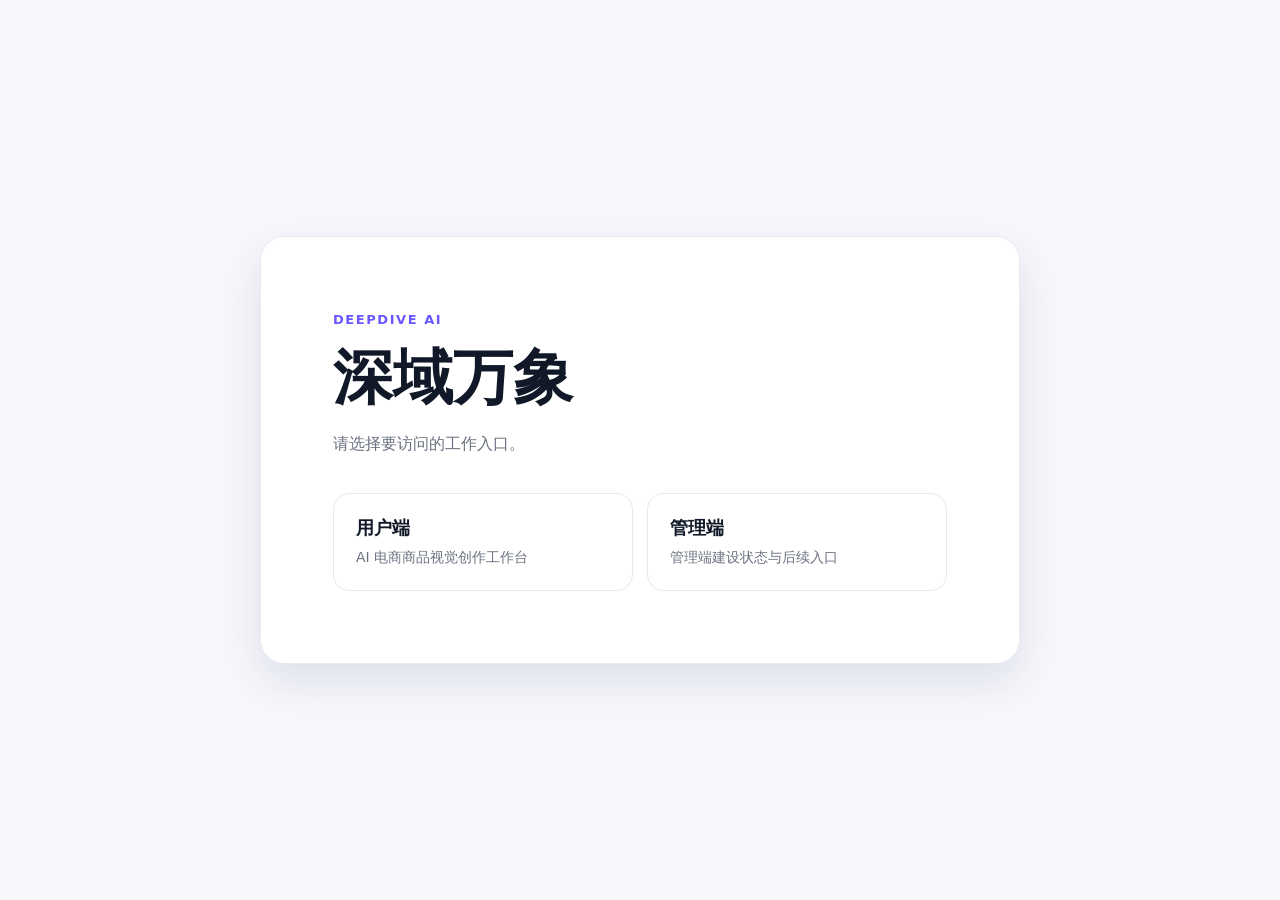
<file: index.html>
<!doctype html>
<html lang="zh-CN">
<head>
  <meta charset="UTF-8">
  <meta name="viewport" content="width=device-width, initial-scale=1.0">
  <meta name="description" content="深域万象站点入口">
  <title>深域万象</title>
  <style>
    :root { color: #111827; background: #f7f8fc; font-family: "PingFang SC", "Microsoft YaHei", Inter, system-ui, sans-serif; }
    * { box-sizing: border-box; }
    body { min-width: 320px; min-height: 100vh; margin: 0; display: grid; place-items: center; padding: 24px; }
    main { width: min(100%, 760px); padding: clamp(32px, 8vw, 72px); border: 1px solid #e8eaf2; border-radius: 24px; background: #fff; box-shadow: 0 18px 44px rgba(43, 49, 95, .12); }
    .eyebrow { margin: 0 0 14px; color: #6957ff; font-size: 13px; font-weight: 700; letter-spacing: .12em; }
    h1 { margin: 0; font-size: clamp(36px, 7vw, 60px); line-height: 1.08; }
    p { max-width: 560px; margin: 20px 0 0; color: #6b7280; font-size: 16px; line-height: 1.7; }
    nav { display: grid; grid-template-columns: repeat(2, minmax(0, 1fr)); gap: 14px; margin-top: 36px; }
    a { display: block; padding: 22px; border: 1px solid #e8eaf2; border-radius: 16px; color: inherit; text-decoration: none; transition: transform 140ms cubic-bezier(.2, .8, .2, 1), border-color 140ms ease, box-shadow 140ms ease; }
    a:hover { transform: translateY(-2px); border-color: #6957ff; box-shadow: 0 10px 24px rgba(105, 87, 255, .14); }
    a:focus-visible { outline: 3px solid rgba(105, 87, 255, .35); outline-offset: 3px; }
    a strong, a span { display: block; }
    a strong { font-size: 18px; }
    a span { margin-top: 7px; color: #6b7280; font-size: 14px; line-height: 1.5; }
    @media (max-width: 560px) { nav { grid-template-columns: 1fr; } }
  </style>
</head>
<body>
  <main>
    <p class="eyebrow">DEEPDIVE AI</p>
    <h1>深域万象</h1>
    <p>请选择要访问的工作入口。</p>
    <nav aria-label="站点入口">
      <a href="./user/"><strong>用户端</strong><span>AI 电商商品视觉创作工作台</span></a>
      <a href="./admin/"><strong>管理端</strong><span>管理端建设状态与后续入口</span></a>
    </nav>
  </main>
</body>
</html>
</file>
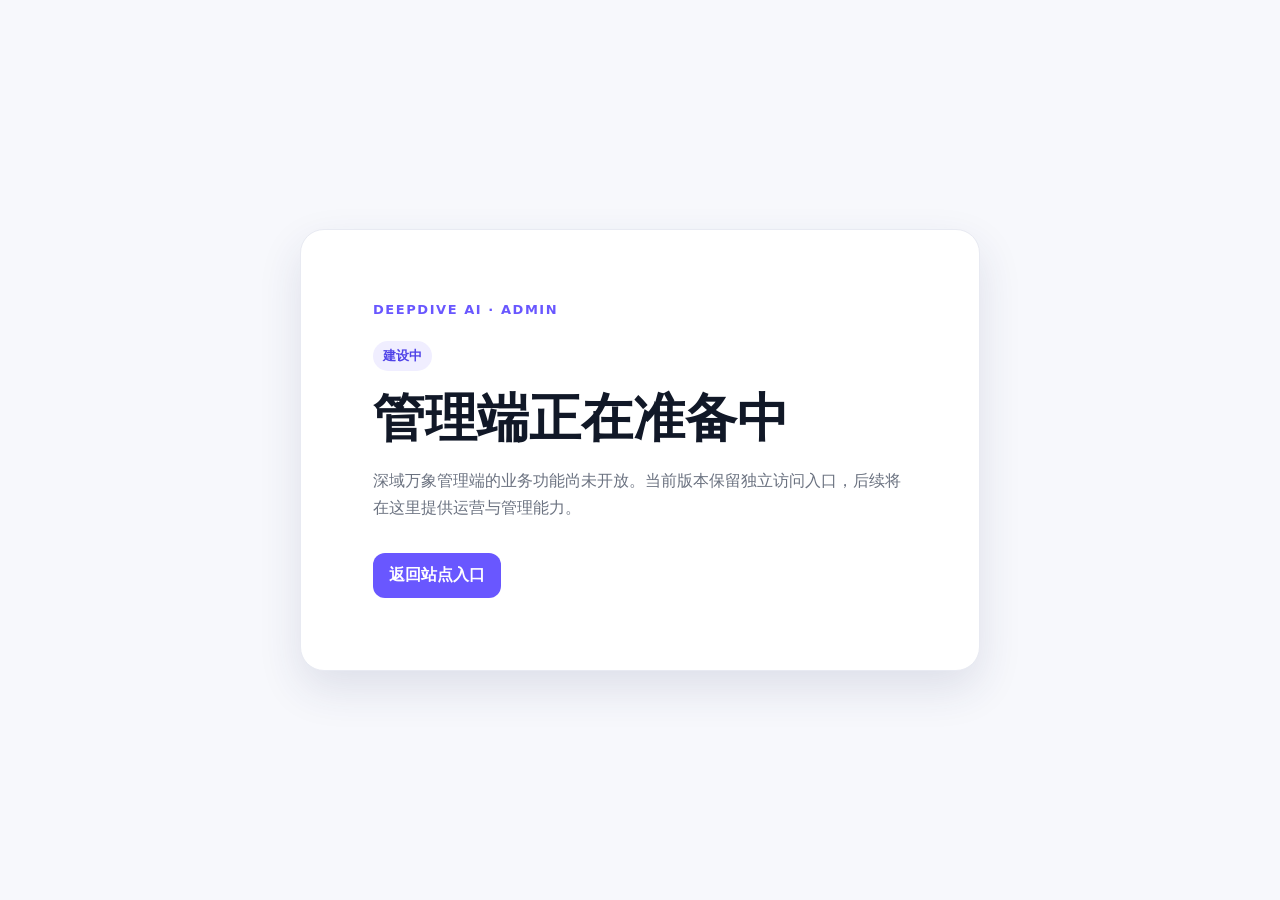
<file: admin/index.html>
<!doctype html>
<html lang="zh-CN">
<head>
  <meta charset="UTF-8">
  <meta name="viewport" content="width=device-width, initial-scale=1.0">
  <meta name="description" content="深域万象管理端建设中">
  <title>深域万象管理端</title>
  <link rel="stylesheet" href="styles.css">
</head>
<body>
  <main class="notice-card" aria-labelledby="page-title">
    <p class="eyebrow">DEEPDIVE AI · ADMIN</p>
    <p class="badge" aria-label="当前状态：建设中">建设中</p>
    <h1 id="page-title">管理端正在准备中</h1>
    <p class="copy">深域万象管理端的业务功能尚未开放。当前版本保留独立访问入口，后续将在这里提供运营与管理能力。</p>
    <a class="back-link" href="../">返回站点入口</a>
  </main>
</body>
</html>
</file>
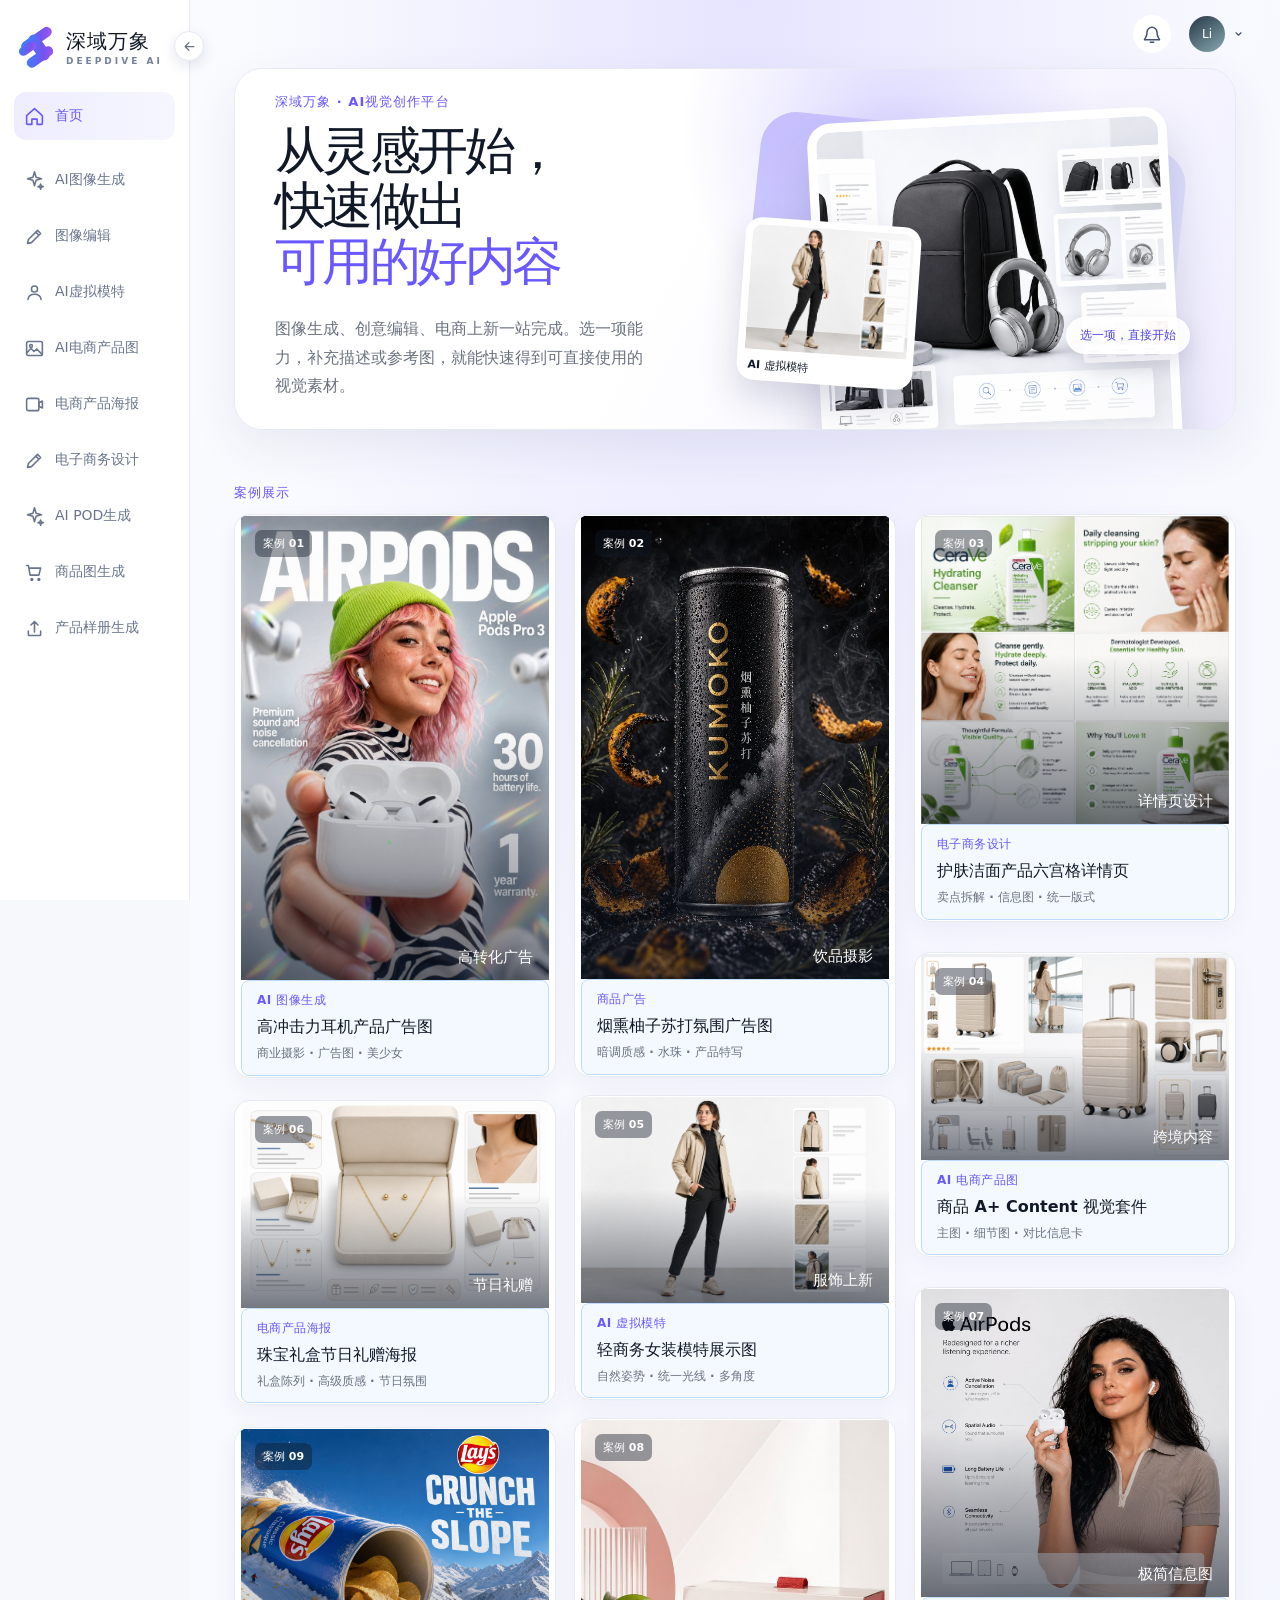
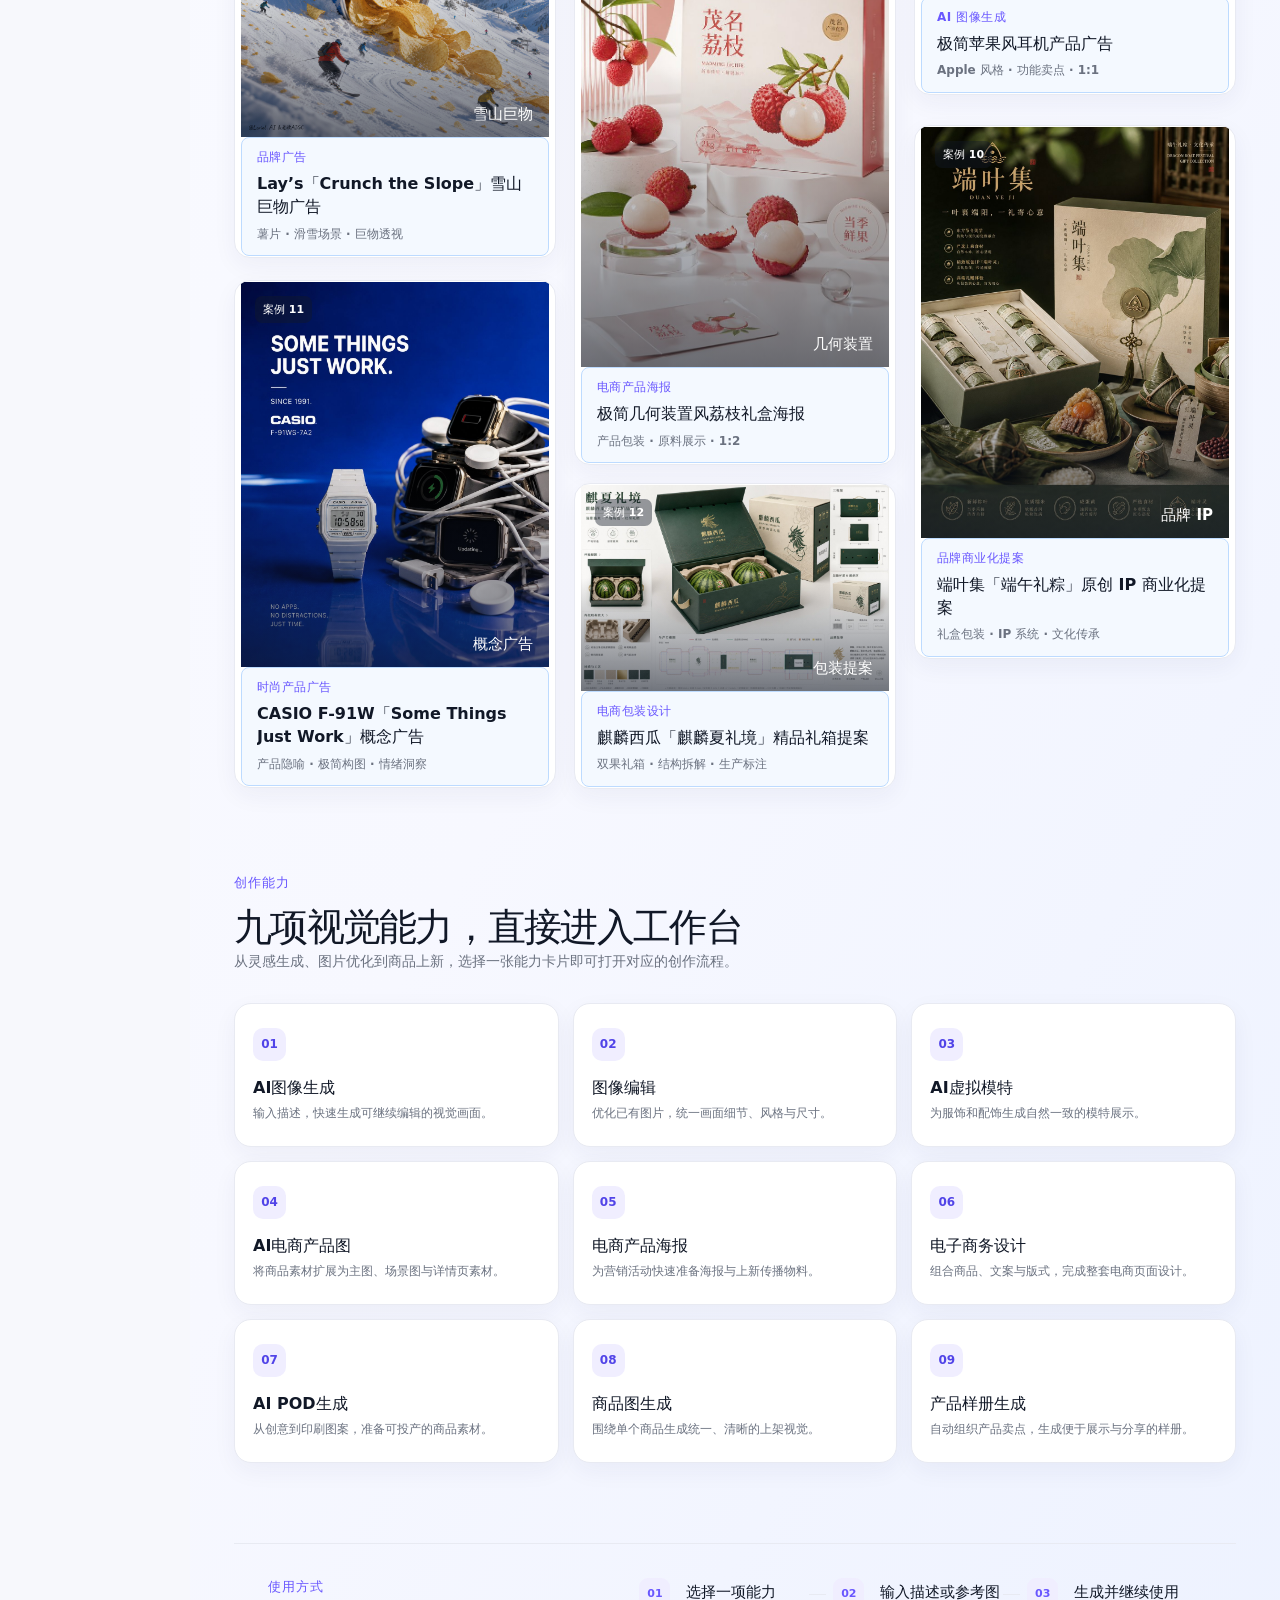
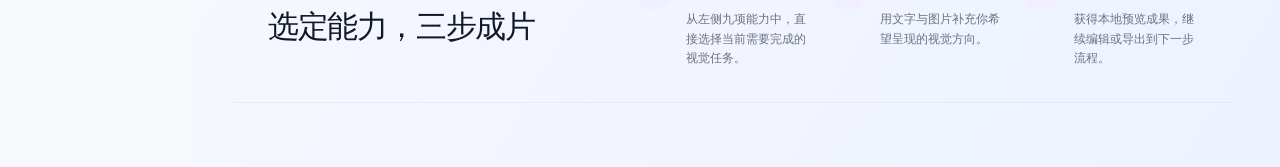
<file: user/index.html>
<!doctype html>
<html lang="zh-CN">
<head>
  <meta charset="UTF-8">
  <meta name="viewport" content="width=device-width, initial-scale=1.0">
  <meta name="description" content="深域万象九项视觉创作能力本地交互原型">
  <title>深域万象</title>
  <link rel="stylesheet" href="styles.css">
  <script src="app.js" defer></script>
</head>
<body>
  <div class="app-shell">
    <aside class="sidebar" aria-label="主导航">
      <button class="brand" type="button" data-route="home" aria-label="返回首页">
        <span class="brand-mark" aria-hidden="true"><i></i><i></i><i></i></span><span><b>深域万象</b><small>DEEPDIVE AI</small></span>
      </button>
      <button class="sidebar-collapse" type="button" aria-label="收起导航" aria-expanded="true" data-toggle-sidebar-collapse><svg><use href="#i-arrow"/></svg></button>
      <nav class="side-nav">
        <button type="button" data-route="home" data-nav="home"><svg><use href="#i-home"/></svg>首页</button>
        <button type="button" data-open-tool="AI图像生成" data-nav-tool="AI图像生成"><svg><use href="#i-spark"/></svg>AI图像生成</button>
        <button type="button" data-open-tool="图像编辑" data-nav-tool="图像编辑"><svg><use href="#i-edit"/></svg>图像编辑</button>
        <button type="button" data-open-tool="AI虚拟模特" data-nav-tool="AI虚拟模特"><svg><use href="#i-user"/></svg>AI虚拟模特</button>
        <button type="button" data-open-tool="AI电商产品图" data-nav-tool="AI电商产品图"><svg><use href="#i-image"/></svg>AI电商产品图</button>
        <button type="button" data-open-tool="电商产品海报" data-nav-tool="电商产品海报"><svg><use href="#i-video"/></svg>电商产品海报</button>
        <button type="button" data-open-tool="电子商务设计" data-nav-tool="电子商务设计"><svg><use href="#i-edit"/></svg>电子商务设计</button>
        <button type="button" data-open-tool="AI POD生成" data-nav-tool="AI POD生成"><svg><use href="#i-spark"/></svg>AI POD生成</button>
        <button type="button" data-open-tool="商品图生成" data-nav-tool="商品图生成"><svg><use href="#i-cart"/></svg>商品图生成</button>
        <button type="button" data-open-tool="产品样册生成" data-nav-tool="产品样册生成"><svg><use href="#i-upload"/></svg>产品样册生成</button>
      </nav>
    </aside>
    <button class="sidebar-backdrop" type="button" aria-label="关闭导航" data-close-sidebar></button>

    <main class="main-content">
      <header class="topbar">
        <button class="mobile-menu" type="button" aria-label="切换导航" data-toggle-sidebar><svg><use href="#i-menu"/></svg></button>
        <div class="topbar-spacer"></div>
        <button class="icon-button" type="button" aria-label="通知" data-open-modal="notifications"><svg><use href="#i-bell"/></svg></button>
        <button class="account" type="button" aria-label="账户设置" data-open-modal="account"><span class="avatar">Li</span><svg><use href="#i-chevron"/></svg></button>
      </header>

      <section class="view home-view platform-home" data-view="home" aria-labelledby="platform-home-title">
        <div class="platform-hero">
          <div class="platform-copy"><p class="platform-kicker">深域万象 · AI视觉创作平台</p><h1 id="platform-home-title"><span>从灵感开始，</span><span>快速做出</span><em>可用的好内容</em></h1><p class="platform-lede">图像生成、创意编辑、电商上新一站完成。选一项能力，补充描述或参考图，就能快速得到可直接使用的视觉素材。</p></div>
          <div class="platform-visual" aria-label="深域万象功能效果示例"><div class="visual-glow"></div><figure class="product-shot"><img src="assets/export-hero-suite.png" alt="外贸商品与 Amazon Listing 信息卡片构成的 AI 电商素材"><figcaption><span>AI</span> 全链路视觉创作</figcaption></figure><figure class="product-float"><img src="assets/export-virtual-model.png" alt="白底外贸服饰 Listing 风格的 AI 虚拟模特展示"><figcaption>AI 虚拟模特</figcaption></figure><div class="visual-tag">选一项，直接开始</div></div>
        </div>
        <section class="case-section home-case-section" aria-label="功能案例"><div class="case-grid case-grid--examples"><button class="case-card case-card--example" type="button" data-open-case="airpods"><span class="case-media"><img src="assets/case-airpods-ad.jpeg" alt="高冲击力耳机广告图" loading="lazy"><i>案例 01</i><b>高转化广告</b></span><span class="case-copy"><small>AI 图像生成</small><strong>高冲击力耳机产品广告图</strong><em>商业摄影 · 广告图 · 美少女</em><span>查看提示词 <b aria-hidden="true">→</b></span></span></button><button class="case-card case-card--example" type="button" data-open-case="kumoko"><span class="case-media"><img src="assets/case-kumoko-drink.jpeg" alt="烟熏柚子苏打饮料广告图" loading="lazy"><i>案例 02</i><b>饮品摄影</b></span><span class="case-copy"><small>商品广告</small><strong>烟熏柚子苏打氛围广告图</strong><em>暗调质感 · 水珠 · 产品特写</em><span>查看提示词 <b aria-hidden="true">→</b></span></span></button><button class="case-card case-card--example" type="button" data-open-case="cleanser"><span class="case-media"><img src="assets/case-cleanser-layout.jpg" alt="洁面产品详情页组图" loading="lazy"><i>案例 03</i><b>详情页设计</b></span><span class="case-copy"><small>电子商务设计</small><strong>护肤洁面产品六宫格详情页</strong><em>卖点拆解 · 信息图 · 统一版式</em><span>查看提示词 <b aria-hidden="true">→</b></span></span></button><button class="case-card case-card--example" type="button" data-open-case="catalog"><span class="case-media"><img src="assets/export-commerce-a-plus.png" alt="跨境商品 A+ Content 案例" loading="lazy"><i>案例 04</i><b>跨境内容</b></span><span class="case-copy"><small>AI 电商产品图</small><strong>商品 A+ Content 视觉套件</strong><em>主图 · 细节图 · 对比信息卡</em><span>查看提示词 <b aria-hidden="true">→</b></span></span></button><button class="case-card case-card--example" type="button" data-open-case="fashion"><span class="case-media"><img src="assets/export-virtual-model.png" alt="服饰 AI 虚拟模特案例" loading="lazy"><i>案例 05</i><b>服饰上新</b></span><span class="case-copy"><small>AI 虚拟模特</small><strong>轻商务女装模特展示图</strong><em>自然姿势 · 统一光线 · 多角度</em><span>查看提示词 <b aria-hidden="true">→</b></span></span></button><button class="case-card case-card--example" type="button" data-open-case="gift"><span class="case-media"><img src="assets/export-jewelry-gift.png" alt="珠宝礼赠商品视觉案例" loading="lazy"><i>案例 06</i><b>节日礼赠</b></span><span class="case-copy"><small>电商产品海报</small><strong>珠宝礼盒节日礼赠海报</strong><em>礼盒陈列 · 高级质感 · 节日氛围</em><span>查看提示词 <b aria-hidden="true">→</b></span></span></button><button class="case-card case-card--example" type="button" data-open-case="airpodsMinimal"><span class="case-media"><img src="assets/case-airpods-minimal.jpeg" alt="极简苹果风 AirPods 产品信息图" loading="lazy"><i>案例 07</i><b>极简信息图</b></span><span class="case-copy"><small>AI 图像生成</small><strong>极简苹果风耳机产品广告</strong><em>Apple 风格 · 功能卖点 · 1:1</em><span>查看提示词 <b aria-hidden="true">→</b></span></span></button><button class="case-card case-card--example" type="button" data-open-case="lycheeGeometric"><span class="case-media"><img src="assets/case-lychee-geometric.jpeg" alt="极简几何装置风荔枝礼盒产品海报" loading="lazy"><i>案例 08</i><b>几何装置</b></span><span class="case-copy"><small>电商产品海报</small><strong>极简几何装置风荔枝礼盒海报</strong><em>产品包装 · 原料展示 · 1:2</em><span>查看提示词 <b aria-hidden="true">→</b></span></span></button><button class="case-card case-card--example" type="button" data-open-case="laysSki"><span class="case-media"><img src="assets/case-lays-ski.jpg" alt="Lay’s Crunch the Slope 雪山巨物广告" loading="lazy"><i>案例 09</i><b>雪山巨物</b></span><span class="case-copy"><small>品牌广告</small><strong>Lay’s「Crunch the Slope」雪山巨物广告</strong><em>薯片 · 滑雪场景 · 巨物透视</em><span>查看提示词 <b aria-hidden="true">→</b></span></span></button><button class="case-card case-card--example" type="button" data-open-case="duanYeJi"><span class="case-media"><img src="assets/case-duan-ye-ji-hero.jpg" alt="端叶集端午礼粽原创 IP 商业化提案" loading="lazy"><i>案例 10</i><b>品牌 IP</b></span><span class="case-copy"><small>品牌商业化提案</small><strong>端叶集「端午礼粽」原创 IP 商业化提案</strong><em>礼盒包装 · IP 系统 · 文化传承</em><span>查看提示词 <b aria-hidden="true">→</b></span></span></button><button class="case-card case-card--example" type="button" data-open-case="casioConcept"><span class="case-media"><img src="assets/case-casio-concept.jpg" alt="CASIO F-91W Some Things Just Work 极简概念广告" loading="lazy"><i>案例 11</i><b>概念广告</b></span><span class="case-copy"><small>时尚产品广告</small><strong>CASIO F-91W「Some Things Just Work」概念广告</strong><em>产品隐喻 · 极简构图 · 情绪洞察</em><span>查看提示词 <b aria-hidden="true">→</b></span></span></button><button class="case-card case-card--example" type="button" data-open-case="kirinWatermelon"><span class="case-media"><img src="assets/case-kirin-watermelon.jpg" alt="麒麟西瓜麒麟夏礼境精品礼箱包装提案板" loading="lazy"><i>案例 12</i><b>包装提案</b></span><span class="case-copy"><small>电商包装设计</small><strong>麒麟西瓜「麒麟夏礼境」精品礼箱提案</strong><em>双果礼箱 · 结构拆解 · 生产标注</em><span>查看提示词 <b aria-hidden="true">→</b></span></span></button></div></section>
        <section class="platform-section" aria-labelledby="quick-start-title"><div class="section-intro"><p>创作能力</p><h2 id="quick-start-title">九项视觉能力，<span class="feature-title-last">直接进入工作台</span></h2><span>从灵感生成、图片优化到商品上新，选择一张能力卡片即可打开对应的创作流程。</span></div><div class="platform-feature-grid"><button class="platform-feature" type="button" data-open-tool="AI图像生成"><span>01</span><b>AI图像生成</b><small>输入描述，快速生成可继续编辑的视觉画面。</small></button><button class="platform-feature" type="button" data-open-tool="图像编辑"><span>02</span><b>图像编辑</b><small>优化已有图片，统一画面细节、风格与尺寸。</small></button><button class="platform-feature" type="button" data-open-tool="AI虚拟模特"><span>03</span><b>AI虚拟模特</b><small>为服饰和配饰生成自然一致的模特展示。</small></button><button class="platform-feature" type="button" data-open-tool="AI电商产品图"><span>04</span><b>AI电商产品图</b><small>将商品素材扩展为主图、场景图与详情页素材。</small></button><button class="platform-feature" type="button" data-open-tool="电商产品海报"><span>05</span><b>电商产品海报</b><small>为营销活动快速准备海报与上新传播物料。</small></button><button class="platform-feature" type="button" data-open-tool="电子商务设计"><span>06</span><b>电子商务设计</b><small>组合商品、文案与版式，完成整套电商页面设计。</small></button><button class="platform-feature" type="button" data-open-tool="AI POD生成"><span>07</span><b>AI POD生成</b><small>从创意到印刷图案，准备可投产的商品素材。</small></button><button class="platform-feature" type="button" data-open-tool="商品图生成"><span>08</span><b>商品图生成</b><small>围绕单个商品生成统一、清晰的上架视觉。</small></button><button class="platform-feature" type="button" data-open-tool="产品样册生成"><span>09</span><b>产品样册生成</b><small>自动组织产品卖点，生成便于展示与分享的样册。</small></button></div></section>
        <section class="workflow-section platform-workflow" aria-labelledby="workflow-title"><div><p>使用方式</p><h2 id="workflow-title">选定能力，<span class="workflow-title-last">三步成片</span></h2></div><ol><li><span>01</span><h3>选择一项能力</h3><p>从左侧九项能力中，直接选择当前需要完成的视觉任务。</p></li><li><span>02</span><h3>输入描述或参考图</h3><p>用文字与图片补充你希望呈现的视觉方向。</p></li><li><span>03</span><h3>生成并继续使用</h3><p>获得本地预览成果，继续编辑或导出到下一步流程。</p></li></ol></section>
      </section>

      <section class="view catalog-view" data-view="image" hidden></section>
      <section class="view catalog-view" data-view="commerce" hidden></section>
      <section class="view simple-view" data-view="video" hidden></section>
      <section class="view simple-view" data-view="design" hidden></section>
      <section class="view simple-view" data-view="portrait" hidden></section>

      <section class="view studio-view" data-view="studio" hidden aria-labelledby="studio-title">
        <div class="workspace-page">
          <header class="workspace-header"><div class="workspace-title"><span class="workspace-title-mark"><svg><use href="#i-spark"/></svg></span><div><h1 id="studio-title">AI图像生成</h1><p id="studio-intro">输入描述或参考图片，快速生成可继续使用的视觉成果。</p></div></div><div class="workspace-actions"><button type="button" class="workspace-action" data-workspace-action="history">历史记录</button><button type="button" class="workspace-action workspace-action--new" data-workspace-action="new">新建任务</button></div></header>
          <div class="workspace-card">
            <aside class="workspace-config" aria-label="创作配置">
              <div class="workspace-scroll">
                <section class="config-section"><div class="config-heading"><h2 id="upload-title">上传参考图片</h2><span>可选</span></div><label class="workspace-upload" for="reference-file"><input id="reference-file" type="file" accept="image/png,image/jpeg,image/webp" hidden><span class="workspace-upload-icon"><svg><use href="#i-upload"/></svg></span><strong id="upload-copy">点击上传或拖拽图片到此处</strong><small>支持 JPG、PNG、WEBP 格式，单张最大 10MB</small><img id="reference-preview" alt="已上传的参考图片预览" hidden></label></section>
                <section class="config-section"><div class="field-label"><label id="title-label" for="workspace-name">创作标题</label><button type="button" class="ai-fill" data-ai-fill="title">AI帮写</button></div><input id="workspace-name" class="workspace-input" type="text" placeholder="请输入标题"></section>
                <section class="config-section"><h2>选择生成设置</h2><div class="select-grid"><label>目标平台<select id="platform-select"><option>淘宝天猫1688</option><option>Amazon</option><option>独立站</option></select></label><label>目标市场<select id="market-select"><option>中国</option><option>北美</option><option>欧洲</option></select></label><label>输出语言<select id="language-select"><option>中文</option><option>English</option></select></label></div><div class="ratio-field"><span>输出比例</span><div class="ratio-chips" role="group" aria-label="输出比例"><button type="button" class="is-selected">1:1</button><button type="button">3:2</button><button type="button">2:3</button><button type="button">16:9</button><button type="button">4:5</button></div></div></section>
                <section class="config-section"><div class="field-label"><label id="prompt-label" for="prompt-input">创作要求</label><button type="button" class="ai-fill" data-ai-fill="prompt">AI帮写</button></div><textarea id="prompt-input" placeholder="补充商品卖点、风格、场景或具体参数，生成结果会更贴近你的目标。"></textarea></section>
                <section class="config-section config-analysis" id="analysis-section"><div class="field-label"><h2 id="analysis-title">风格分析</h2><button type="button" class="analysis-button" id="analysis-button">AI分析</button></div><p id="analysis-copy">上传图片或填写要求后，AI 会推荐更合适的视觉方向。</p><div class="analysis-result" id="analysis-result" hidden><span>已识别</span><b>简约商品视觉</b><small>干净背景 · 主体突出 · 适合上新</small></div></section>
                <section class="config-section" id="structure-section"><h2 id="structure-title">生成方式</h2><div class="mode-tabs" role="tablist"><button type="button" class="is-selected" role="tab" aria-selected="true" data-workspace-mode="smart">智能规划</button><button type="button" role="tab" aria-selected="false" data-workspace-mode="custom">自定义</button></div><p id="structure-copy">系统会根据素材与要求自动组织一套可继续编辑的内容结构。</p></section>
              </div>
              <div class="workspace-footer"><button type="button" class="generate-button" id="generate-button"><span id="generate-copy">开始生成</span><svg><use href="#i-spark"/></svg></button><output id="generation-status" aria-live="polite">完成左侧配置后即可开始</output></div>
            </aside>
            <section class="workspace-preview" aria-labelledby="preview-title"><div class="preview-empty" id="preview-empty"><span class="preview-empty-icon"><svg><use href="#i-image"/></svg></span><h2 id="preview-title">准备开始创作</h2><p id="preview-copy">补充左侧信息后，生成结果将在这里呈现。</p></div><div class="workspace-result" id="result-preview" hidden><div class="result-canvas" id="result-canvas"><span class="result-caption">AI 生成预览</span><span class="result-orb result-orb--one"></span><span class="result-orb result-orb--two"></span><strong id="result-tool">AI图像生成</strong><em id="result-ratio">1:1</em></div><div class="result-meta"><div><strong id="result-title">创作结果已准备好</strong><p id="result-description">可以继续调整要求，或导出该预览方案。</p></div><button type="button" data-open-modal="export">导出预览</button></div></div></section>
          </div>
        </div>
      </section>
    </main>
  </div>

  <dialog id="app-modal" aria-labelledby="modal-title"><button class="modal-close" type="button" aria-label="关闭" data-close-modal>×</button><div id="modal-content"></div></dialog>
  <svg class="icon-sprite" aria-hidden="true"><symbol id="i-home" viewBox="0 0 24 24"><path d="m3 11 9-8 9 8v9a1 1 0 0 1-1 1h-5v-6H9v6H4a1 1 0 0 1-1-1z"/></symbol><symbol id="i-image" viewBox="0 0 24 24"><rect x="3" y="4" width="18" height="16" rx="2"/><circle cx="8" cy="9" r="1.6"/><path d="m3 17 5-5 3.5 3.5 3-3L21 19"/></symbol><symbol id="i-video" viewBox="0 0 24 24"><rect x="3" y="5" width="14" height="14" rx="2"/><path d="m17 10 4-2v8l-4-2z"/></symbol><symbol id="i-edit" viewBox="0 0 24 24"><path d="m4 20 4.5-1L19 8.5 15.5 5 5 15.5zM13.5 7l3.5 3.5"/></symbol><symbol id="i-user" viewBox="0 0 24 24"><circle cx="12" cy="8" r="3.5"/><path d="M4.5 20c.5-4 3.1-6 7.5-6s7 2 7.5 6"/></symbol><symbol id="i-cart" viewBox="0 0 24 24"><path d="M3 4h2l2 11h10l2-8H7"/><circle cx="9" cy="20" r="1"/><circle cx="17" cy="20" r="1"/></symbol><symbol id="i-bell" viewBox="0 0 24 24"><path d="M18 10a6 6 0 0 0-12 0c0 7-3 7-3 9h18c0-2-3-2-3-9M10 22h4"/></symbol><symbol id="i-chevron" viewBox="0 0 24 24"><path d="m8 10 4 4 4-4"/></symbol><symbol id="i-search" viewBox="0 0 24 24"><circle cx="11" cy="11" r="6"/><path d="m16 16 4 4"/></symbol><symbol id="i-menu" viewBox="0 0 24 24"><path d="M4 7h16M4 12h16M4 17h16"/></symbol><symbol id="i-upload" viewBox="0 0 24 24"><path d="M12 16V4m0 0L8 8m4-4 4 4M5 15v4a1 1 0 0 0 1 1h12a1 1 0 0 0 1-1v-4"/></symbol><symbol id="i-spark" viewBox="0 0 24 24"><path d="m12 2 1.8 6.2L20 10l-6.2 1.8L12 18l-1.8-6.2L4 10l6.2-1.8zM19 16l.7 2.3L22 19l-2.3.7L19 22l-.7-2.3L16 19l2.3-.7z"/></symbol><symbol id="i-arrow" viewBox="0 0 24 24"><path d="M19 12H5m6-6-6 6 6 6"/></symbol></svg>
</body>
</html>
</file>
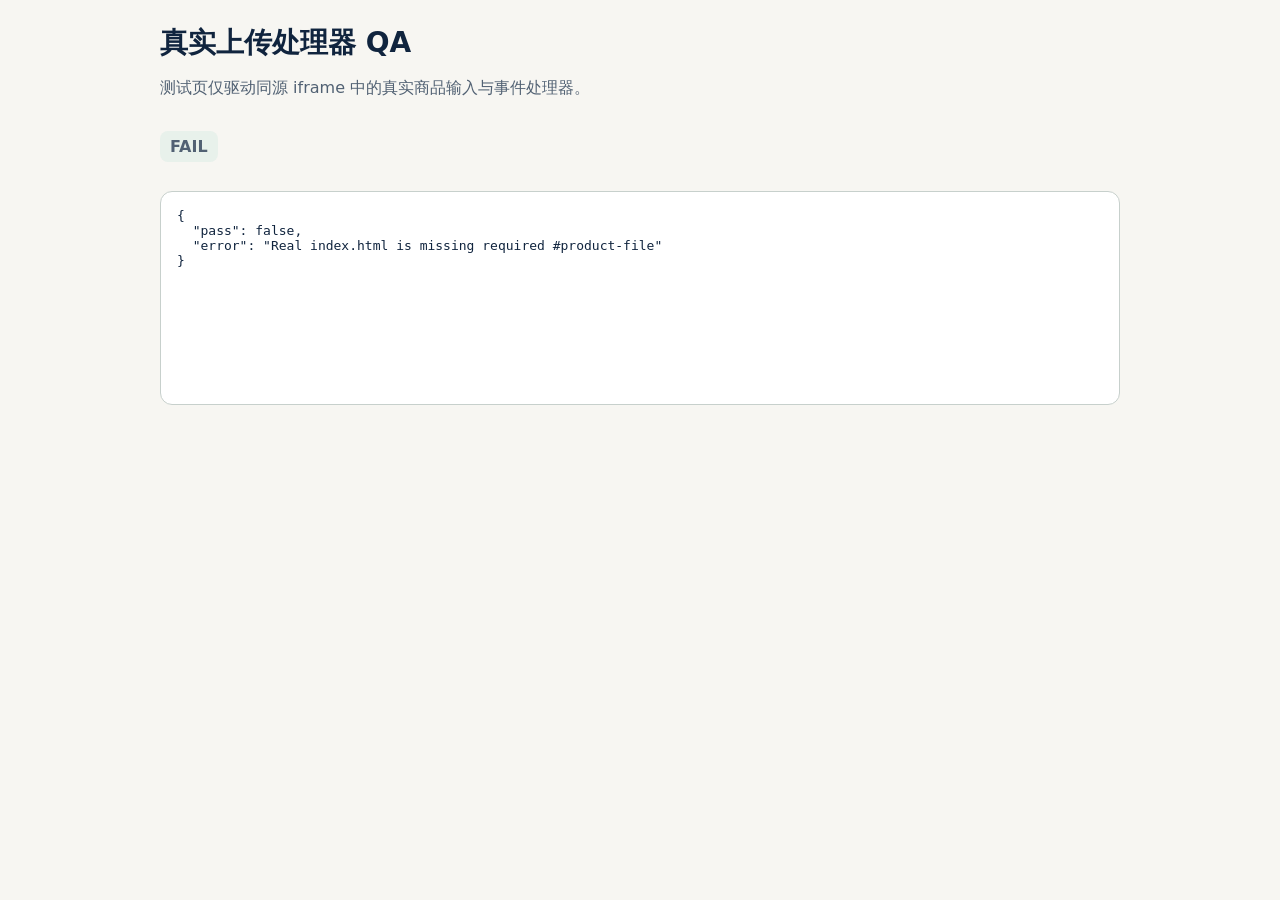
<file: tests/qa-invalid.html>
<!doctype html>
<html lang="zh-CN">
<head>
  <meta charset="utf-8">
  <meta name="viewport" content="width=device-width, initial-scale=1">
  <title>深域万象 · 无效上传 QA</title>
  <style>
    :root { color-scheme: light; font-family: system-ui, sans-serif; }
    body { margin: 0; padding: 24px; color: #10243e; background: #f7f6f2; }
    main { width: min(100%, 960px); margin: auto; }
    h1 { margin: 0 0 8px; font-size: 28px; }
    p { color: #516173; }
    #qa-status { display: inline-block; padding: 6px 10px; border-radius: 8px; background: #e8f1eb; font-weight: 700; }
    pre { min-height: 180px; padding: 16px; border: 1px solid #c7d0cc; border-radius: 12px; overflow: auto; background: white; white-space: pre-wrap; }
    iframe { position: fixed; width: 1px; height: 1px; border: 0; clip-path: inset(50%); }
  </style>
  <script src="qa-invalid.js" defer></script>
</head>
<body>
  <main>
    <h1>真实上传处理器 QA</h1>
    <p>测试页仅驱动同源 iframe 中的真实商品输入与事件处理器。</p>
    <p id="qa-status" role="status" aria-live="polite">RUNNING</p>
    <pre id="qa-results" aria-label="QA 结果"></pre>
    <iframe id="app-frame" title="深域万象真实应用测试容器"></iframe>
  </main>
</body>
</html>
</file>
<file: admin/styles.css>
:root { color: #111827; background: #f7f8fc; font-family: "PingFang SC", "Microsoft YaHei", Inter, system-ui, sans-serif; }
* { box-sizing: border-box; }
body { min-width: 320px; min-height: 100vh; margin: 0; display: grid; place-items: center; padding: 24px; }
.notice-card { width: min(100%, 680px); padding: clamp(34px, 8vw, 72px); border: 1px solid #e8eaf2; border-radius: 24px; background: #fff; box-shadow: 0 18px 44px rgba(43, 49, 95, .12); }
.eyebrow { margin: 0; color: #6957ff; font-size: 13px; font-weight: 700; letter-spacing: .12em; }
.badge { display: inline-block; margin: 24px 0 0; padding: 6px 10px; border-radius: 999px; color: #5144e8; background: #f0eeff; font-size: 13px; font-weight: 700; }
h1 { margin: 18px 0 0; font-size: clamp(32px, 6vw, 52px); line-height: 1.12; }
.copy { margin: 20px 0 0; color: #6b7280; font-size: 16px; line-height: 1.7; }
.back-link { display: inline-block; margin-top: 32px; padding: 12px 16px; border-radius: 12px; color: #fff; background: #6957ff; font-weight: 700; text-decoration: none; }
.back-link:hover { background: #5144e8; }
.back-link:focus-visible { outline: 3px solid rgba(105, 87, 255, .35); outline-offset: 3px; }
</file>
<file: user/styles.css>
:root { --canvas:#f7f8fc; --surface:#fff; --surface-soft:#f2f3fa; --ink:#111827; --muted:#6b7280; --line:#e8eaf2; --accent:#6957ff; --accent-deep:#5144e8; --accent-soft:#f0eeff; --success:#1c9a68; --warning:#be7517; --shadow:0 12px 28px rgba(43,49,95,.10); --space-1:4px; --space-2:8px; --space-3:12px; --space-4:16px; --space-5:20px; --space-6:24px; --space-8:32px; font-family:"PingFang SC","Microsoft YaHei",Inter,system-ui,sans-serif; color:var(--ink); font-synthesis:none; }
* { box-sizing:border-box; }
html { background:var(--canvas); }
body { min-width:320px; min-height:100vh; margin:0; background:var(--canvas); }
button,input,textarea,select { font:inherit; }
button { cursor:pointer; }
button:focus-visible,input:focus-visible,textarea:focus-visible,select:focus-visible { outline:3px solid rgba(105,87,255,.35); outline-offset:2px; }
.app-shell { min-height:100vh; display:flex; }
.sidebar { position:sticky; top:0; z-index:20; flex:0 0 220px; width:220px; height:100dvh; display:flex; flex-direction:column; overflow:visible; padding:26px 18px 28px; border-right:1px solid var(--line); background:rgba(255,255,255,.92); }
.brand { display:flex; align-items:center; gap:8px; width:max-content; margin:0 0 34px 6px; padding:0; border:0; color:var(--ink); background:transparent; text-align:left; }
.brand-mark { flex:0 0 42px; width:42px; height:42px; display:grid; place-items:center; border-radius:14px 10px 14px 5px; background:linear-gradient(145deg,#4e85ff 15%,#7254ff 57%,#9757ef); color:#fff; font-size:25px; font-weight:800; font-style:italic; transform:rotate(-15deg); }
.brand b { display:block; font-size:23px; letter-spacing:1px; }.brand small { display:block; margin-top:1px; color:#75809a; font-size:9px; font-weight:700; letter-spacing:3px; }
.side-nav { flex:1 1 auto; min-height:0; display:grid; align-content:start; gap:8px; overflow-y:auto; overflow-x:visible; padding-bottom:4px; }.side-nav button { min-height:48px; display:flex; align-items:center; gap:12px; width:100%; padding:0 16px; border:0; border-radius:12px; color:#6a758d; background:transparent; font-size:14px; text-align:left; transition:color .2s,background .2s,transform .14s; }.side-nav button:first-of-type { margin-bottom:8px; }.side-nav button:hover { background:#f5f6fb; color:var(--ink); }.side-nav button:active { transform:scale(.99); }.side-nav button[aria-current="page"] { color:var(--accent); background:linear-gradient(100deg,#eeecff,#f6f6ff); font-weight:700; }.side-nav svg { flex:0 0 auto; width:21px; height:21px; fill:none; stroke:currentColor; stroke-width:1.8; stroke-linecap:round; stroke-linejoin:round; }
.main-content { min-width:0; flex:1; overflow:hidden; }.topbar { min-height:68px; display:flex; align-items:center; gap:12px; padding:10px 28px; }.topbar-spacer { flex:1; }.icon-button,.language,.account,.mobile-menu { border:0; background:transparent; color:#445067; }.icon-button { width:38px; height:38px; display:grid; place-items:center; border-radius:50%; background:var(--surface); }.icon-button svg,.language svg,.account svg,.mobile-menu svg { width:20px; height:20px; fill:none; stroke:currentColor; stroke-width:1.8; stroke-linecap:round; stroke-linejoin:round; }.account { display:flex; align-items:center; gap:6px; }.account svg { width:15px; }.avatar { width:36px; height:36px; display:grid; place-items:center; overflow:hidden; border-radius:50%; background:linear-gradient(145deg,#263745,#88a9b1); color:#fff; font-size:12px; }.language { font-size:14px; }.mobile-menu { display:none; width:44px; height:44px; place-items:center; border-radius:12px; }
.view { max-width:1450px; margin:0 auto; padding:0 44px 44px; }.home-hero { min-height:120px; display:grid; align-content:center; justify-items:center; margin:-6px -44px 0; padding:12px 20px 25px; background:radial-gradient(circle at 50% 42%,rgba(111,87,255,.16),transparent 29%),radial-gradient(circle at 4% 0%,rgba(125,105,255,.19),transparent 25%),radial-gradient(circle at 94% 40%,rgba(119,156,255,.12),transparent 23%); }.home-hero h1 { margin:0; color:#17213b; font-size:clamp(32px,3.3vw,52px); letter-spacing:-2px; line-height:1.18; }.home-hero h1::first-letter { color:var(--accent); }.home-hero p { margin:8px 0 0; color:#6d7891; font-size:18px; }.content-section { margin-top:17px; }.content-section h2 { margin:0 0 15px; font-size:20px; }.hot-section h2 span { color:var(--accent); }.hot-row { display:grid; grid-template-columns:repeat(5,minmax(160px,1fr)); gap:15px; }.hot-card,.tool-card { position:relative; display:block; overflow:hidden; border:0; border-radius:13px; background:#e8e9f0; text-align:left; }.hot-card { height:154px; }.hot-card img,.tool-card img { width:100%; height:100%; display:block; object-fit:cover; transition:transform .24s cubic-bezier(.22,1,.36,1); }.hot-card::after,.tool-card::after { position:absolute; inset:35% 0 0; content:""; background:linear-gradient(transparent,rgba(9,12,25,.72)); pointer-events:none; }.hot-card span { position:absolute; z-index:1; bottom:14px; left:14px; color:#fff; font-size:16px; font-weight:700; }.hot-card:hover img,.tool-card:hover img { transform:scale(1.04); }.hot-card:hover,.tool-card:hover { box-shadow:var(--shadow); }.section-heading { display:flex; align-items:flex-end; justify-content:space-between; gap:20px; }.filter-tabs { display:flex; flex-wrap:wrap; gap:8px; }.filter-tabs button { min-height:33px; padding:0 14px; border:0; border-radius:999px; color:#737c92; background:transparent; font-size:14px; }.filter-tabs button.selected { color:#fff; background:linear-gradient(105deg,#5b65ff,#8c54f1); box-shadow:0 6px 14px rgba(98,80,238,.22); }.search-box { width:min(100%,235px); height:40px; display:flex; align-items:center; gap:9px; padding:0 13px; border:1px solid var(--line); border-radius:12px; background:var(--surface); }.search-box svg { width:18px; height:18px; fill:none; stroke:#748098; stroke-width:2; }.search-box input { min-width:0; width:100%; border:0; outline:0; color:var(--ink); background:transparent; font-size:13px; }.tool-grid { display:grid; grid-template-columns:repeat(6,minmax(110px,1fr)); gap:15px; margin-top:15px; }.tool-card { height:118px; border:1px solid rgba(232,234,242,.75); box-shadow:0 2px 8px rgba(56,65,114,.04); }.tool-card span { position:absolute; z-index:1; bottom:9px; left:11px; color:#fff; font-size:13px; font-weight:700; text-shadow:0 1px 4px rgba(0,0,0,.38); }.empty-state { padding:36px; color:var(--muted); text-align:center; }
.catalog-view { padding-top:6px; }.catalog-hero { padding:48px; border-radius:20px; background:radial-gradient(circle at 80% 0,#dcd8ff,transparent 35%),linear-gradient(130deg,#f3f1ff,#fff 62%); }.catalog-kicker,.studio-head p { margin:0 0 9px; color:var(--accent); font-size:13px; font-weight:700; }.catalog-hero h1 { max-width:680px; margin:0; font-size:clamp(30px,3vw,44px); line-height:1.2; letter-spacing:-1px; }.catalog-hero > p { max-width:680px; color:var(--muted); line-height:1.7; }.catalog-actions { display:flex; gap:10px; margin-top:24px; }.primary-action,.secondary-action { min-height:43px; padding:0 18px; border-radius:11px; font-weight:700; }.primary-action { border:0; color:#fff; background:var(--accent); }.secondary-action { border:1px solid var(--line); color:var(--ink); background:#fff; }.catalog-section { margin-top:32px; }.catalog-section h2 { font-size:23px; }.catalog-grid { display:grid; grid-template-columns:repeat(5,1fr); gap:16px; }.catalog-card { min-height:136px; padding:18px; border:1px solid var(--line); border-radius:16px; background:var(--surface); text-align:left; transition:transform .2s,box-shadow .2s; }.catalog-card:hover { transform:translateY(-2px); box-shadow:var(--shadow); }.catalog-card span { display:grid; place-items:center; width:35px; height:35px; border-radius:10px; color:var(--accent); background:var(--accent-soft); font-weight:800; }.catalog-card b { display:block; margin-top:17px; }.catalog-card small { display:block; margin-top:6px; color:var(--muted); }.gallery { columns:4 180px; column-gap:15px; }.gallery img { width:100%; margin:0 0 15px; border-radius:13px; break-inside:avoid; object-fit:cover; }
.simple-view { padding-top:50px; }.simple-card { max-width:760px; margin:auto; padding:60px 48px; border:1px solid var(--line); border-radius:22px; background:var(--surface); text-align:center; }.simple-card span { display:inline-grid; place-items:center; width:62px; height:62px; border-radius:18px; color:var(--accent); background:var(--accent-soft); font-size:27px; }.simple-card h1 { margin-bottom:10px; }.simple-card p { color:var(--muted); line-height:1.8; }
.studio-head { padding:10px 0 24px; }.back-link { display:flex; align-items:center; gap:7px; margin:0 0 24px; padding:0; border:0; color:var(--muted); background:transparent; }.back-link svg { width:17px; height:17px; fill:none; stroke:currentColor; stroke-width:2; }.studio-head h1 { margin:0 0 9px; font-size:35px; }.studio-head > p:last-child { color:var(--muted); font-weight:400; }.studio-layout { display:grid; grid-template-columns:190px minmax(360px,1fr) 270px; gap:18px; }.studio-rail,.stage-panel,.settings-panel { padding:20px; border:1px solid var(--line); border-radius:18px; background:var(--surface); }.studio-rail h2,.settings-panel h2 { margin:0 0 16px; font-size:16px; }.studio-rail button { width:100%; min-height:40px; margin-bottom:7px; border:0; border-radius:10px; color:var(--muted); background:transparent; text-align:left; }.studio-rail .rail-active { padding-left:12px; color:var(--accent); background:var(--accent-soft); font-weight:700; }.prompt-field label,.settings-panel > label { display:block; font-size:13px; font-weight:700; }.prompt-field textarea { width:100%; min-height:120px; resize:vertical; margin-top:9px; padding:12px; border:1px solid var(--line); border-radius:12px; background:#fbfbfe; line-height:1.55; }.prompt-actions { display:flex; justify-content:space-between; gap:12px; margin:9px 0 20px; color:var(--muted); font-size:12px; }.prompt-actions button { border:0; color:var(--accent); background:transparent; font-weight:700; }.upload-zone { position:relative; min-height:178px; display:grid; place-content:center; justify-items:center; overflow:hidden; border:1px dashed #cfc9ff; border-radius:15px; color:var(--muted); background:#faf9ff; text-align:center; }.upload-zone strong { margin-top:8px; color:var(--ink); }.upload-zone small { margin-top:5px; }.upload-icon { display:grid; place-items:center; width:38px; height:38px; border-radius:12px; color:var(--accent); background:var(--accent-soft); }.upload-icon svg { width:21px; height:21px; fill:none; stroke:currentColor; stroke-width:2; }.upload-zone img { position:absolute; inset:0; width:100%; height:100%; object-fit:cover; }.generate-row { display:flex; align-items:center; justify-content:space-between; gap:16px; margin-top:18px; }.generate-button { min-height:44px; display:flex; align-items:center; gap:8px; padding:0 19px; border:0; border-radius:11px; color:#fff; background:linear-gradient(100deg,#5d63ff,#8955f4); font-weight:700; }.generate-button[aria-busy="true"] { opacity:.65; pointer-events:none; }.generate-button svg { width:18px; height:18px; fill:none; stroke:currentColor; stroke-width:1.8; }.generate-row output { color:var(--muted); font-size:12px; }.result-preview { display:grid; grid-template-columns:150px 1fr; gap:16px; align-items:center; margin-top:20px; padding:12px; border:1px solid #cdebdc; border-radius:14px; background:#f5fffa; }.result-preview img { width:150px; height:105px; border-radius:9px; object-fit:cover; }.result-preview p { margin:5px 0 10px; color:var(--muted); font-size:13px; }.result-preview button { border:0; color:var(--success); background:transparent; font-weight:700; }.settings-panel select { width:100%; min-height:39px; margin-top:7px; padding:0 9px; border:1px solid var(--line); border-radius:10px; color:var(--ink); background:#fff; }.settings-panel fieldset { display:grid; gap:11px; margin:24px 0; padding:0; border:0; }.settings-panel legend { margin-bottom:11px; font-size:13px; font-weight:700; }.settings-panel fieldset label { color:var(--muted); font-size:13px; }.credits { display:flex; gap:10px; align-items:center; padding:12px; border-radius:12px; background:#fbfaff; }.credits > span { color:var(--accent); font-size:21px; }.credits b,.credits small { display:block; }.credits small { margin-top:3px; color:var(--muted); font-size:11px; }
dialog { width:min(440px,calc(100vw - 32px)); padding:28px; border:0; border-radius:18px; color:var(--ink); box-shadow:0 24px 70px rgba(18,24,53,.22); }.modal-close { position:absolute; top:10px; right:13px; width:32px; height:32px; border:0; border-radius:9px; color:var(--muted); background:transparent; font-size:24px; line-height:1; }.modal-title { margin:0 28px 10px 0; font-size:21px; }.modal-copy { color:var(--muted); line-height:1.7; }.modal-list { padding-left:20px; color:var(--muted); line-height:2; }dialog::backdrop { background:rgba(20,25,45,.34); backdrop-filter:blur(3px); }.icon-sprite { position:absolute; width:0; height:0; overflow:hidden; }
@media (max-width:1180px) { .hot-row { grid-template-columns:repeat(3,1fr); }.tool-grid { grid-template-columns:repeat(4,1fr); }.catalog-grid { grid-template-columns:repeat(3,1fr); }.studio-layout { grid-template-columns:160px minmax(300px,1fr); }.settings-panel { grid-column:2; }.gallery { columns:3 180px; } }
@media (max-width:820px) { .sidebar { position:fixed; left:0; transform:translateX(-100%); transition:transform .24s ease; box-shadow:var(--shadow); }.sidebar.is-open { transform:translateX(0); }.mobile-menu { display:grid; }.topbar { min-height:74px; padding:14px 18px; }.account > span:not(.avatar),.language { display:none; }.view { padding:0 18px 32px; }.home-hero { min-height:150px; margin:-4px -18px 0; }.home-hero h1 { max-width:580px; text-align:center; }.home-hero p { max-width:440px; font-size:14px; text-align:center; }.section-heading { align-items:flex-start; flex-direction:column; }.search-box { width:100%; }.hot-row { grid-auto-flow:column; grid-auto-columns:77%; grid-template-columns:none; overflow:auto; padding-bottom:6px; }.tool-grid { grid-template-columns:repeat(3,1fr); gap:11px; }.catalog-hero { padding:30px 22px; }.catalog-grid { grid-template-columns:repeat(2,1fr); }.studio-layout { grid-template-columns:1fr; }.studio-rail { display:flex; gap:8px; overflow:auto; }.studio-rail h2 { display:none; }.studio-rail button { min-width:112px; margin:0; text-align:center; }.settings-panel { grid-column:auto; }.gallery { columns:2 150px; } }
@media (max-width:520px) { .sidebar { width:220px; }.topbar { gap:9px; }.icon-button { width:40px; height:40px; }.avatar { width:35px; height:35px; }.home-hero h1 { font-size:33px; letter-spacing:-1px; }.hot-card { height:142px; }.tool-grid { grid-template-columns:repeat(2,1fr); }.tool-card { height:112px; }.filter-tabs { gap:3px; }.filter-tabs button { padding:0 10px; font-size:13px; }.catalog-actions { flex-direction:column; }.catalog-grid { grid-template-columns:1fr; }.result-preview { grid-template-columns:1fr; }.result-preview img { width:100%; height:155px; } }
@media (prefers-reduced-motion:reduce) { *,*::before,*::after { transition-duration:1ms!important; animation-duration:1ms!important; } }

.brand-mark { position:relative; overflow:hidden; border-radius:0; background:transparent; transform:none; }
.brand-mark::before,.brand-mark::after,.brand-mark i { position:absolute; display:block; content:""; border-radius:999px; background:linear-gradient(135deg,#3385ff,#7852ef 63%,#a35af1); transform:rotate(-35deg); }
.brand-mark::before { width:35px; height:10px; top:8px; left:3px; }.brand-mark::after { width:30px; height:10px; top:26px; left:9px; }.brand-mark i:nth-child(1) { width:12px; height:29px; top:7px; left:17px; }.brand-mark i:nth-child(2) { width:19px; height:9px; top:18px; left:2px; }.brand-mark i:nth-child(3) { display:none; }
.main-content { background:radial-gradient(ellipse 65% 48% at 51% 0%,rgba(210,205,255,.48),transparent 70%),linear-gradient(120deg,#fafbff 0%,#f7f8ff 56%,#edf2ff 100%); }
.topbar { position:relative; z-index:1; background:transparent; }.home-hero { background:radial-gradient(circle at 50% 42%,rgba(111,87,255,.16),transparent 29%),radial-gradient(circle at 4% 0%,rgba(125,105,255,.19),transparent 25%),radial-gradient(circle at 94% 40%,rgba(119,156,255,.12),transparent 23%); }
.hot-card .hot-copy { bottom:13px; left:14px; display:grid; gap:3px; }.hot-copy b { color:#fff; font-size:16px; }.hot-copy small { color:rgba(255,255,255,.88); font-size:12px; font-weight:500; }.hot-action { position:absolute; right:13px; bottom:14px; z-index:2; display:grid; width:42px; height:42px; place-items:center; border-radius:50%; color:var(--accent); background:rgba(255,255,255,.96); font-size:21px; font-style:normal; box-shadow:0 5px 13px rgba(0,0,0,.12); }
.tool-card { display:grid; grid-template-rows:minmax(0,1fr) 30px; height:120px; background:#fff; }.tool-card img { height:100%; }.tool-card::after { display:none; }.tool-card span { position:static; display:flex; align-items:center; padding:0 11px; color:#1e2639; background:#fff; font-size:13px; text-shadow:none; }
.sidebar-backdrop { display:none; }
@media (max-width:820px) { .sidebar-backdrop { position:fixed; inset:0; z-index:19; border:0; background:rgba(20,25,45,.34); }.nav-open .sidebar-backdrop { display:block; }.nav-open { overflow:hidden; } }

.sidebar-collapse { position:absolute; top:31px; right:-15px; z-index:2; display:grid; width:30px; height:30px; place-items:center; border:1px solid var(--line); border-radius:50%; color:var(--muted); background:var(--surface); box-shadow:0 5px 14px rgba(43,49,95,.12); }
.sidebar-collapse:hover { color:var(--accent); background:var(--accent-soft); }.sidebar-collapse svg { width:15px; height:15px; fill:none; stroke:currentColor; stroke-width:2; stroke-linecap:round; stroke-linejoin:round; transition:transform .14s cubic-bezier(.2,.8,.2,1); }
@media (min-width:821px) { .app-shell.sidebar-collapsed .sidebar { flex-basis:76px; width:76px; padding:18px 10px; }.app-shell.sidebar-collapsed .brand { width:42px; gap:0; margin:0 auto 10px; }.app-shell.sidebar-collapsed .brand > span:last-child { position:absolute; width:0; height:0; overflow:hidden; opacity:0; transform:translateX(-4px); }.brand > span:last-child { transition:opacity .14s cubic-bezier(.2,.8,.2,1),transform .14s cubic-bezier(.2,.8,.2,1); }.app-shell.sidebar-collapsed .side-nav { flex:0 0 auto; align-content:start; gap:3px; overflow:hidden; }.app-shell.sidebar-collapsed .side-nav button { min-height:42px; justify-content:center; gap:0; padding:0; font-size:0; }.app-shell.sidebar-collapsed .side-nav button:first-of-type { margin-bottom:3px; }.app-shell.sidebar-collapsed .side-nav svg { width:20px; height:20px; }.app-shell.sidebar-collapsed .sidebar-collapse { top:24px; right:-15px; }.app-shell.sidebar-collapsed .sidebar-collapse svg { transform:rotate(180deg); } }
@media (max-width:820px) { .sidebar-collapse { display:none; } }

.commerce-home { padding-bottom:64px; }.commerce-hero { position:relative; display:grid; grid-template-columns:minmax(0,1.02fr) minmax(410px,.98fr); gap:clamp(34px,6vw,92px); align-items:center; min-height:520px; padding:36px 4% 54px; overflow:hidden; border:1px solid var(--line); border-radius:28px; background:linear-gradient(118deg,var(--surface) 0%,var(--surface) 44%,var(--accent-soft) 100%); box-shadow:0 18px 48px rgba(43,49,95,.08); }.commerce-hero::before { position:absolute; top:-150px; right:13%; width:430px; height:430px; border-radius:50%; background:radial-gradient(circle,rgba(105,87,255,.22),rgba(105,87,255,0) 69%); content:""; pointer-events:none; }.commerce-copy,.commerce-visual { position:relative; z-index:1; }.commerce-kicker,.section-intro > p,.workflow-section > div > p { margin:0 0 12px; color:var(--accent); font-size:13px; font-weight:800; letter-spacing:.08em; }.commerce-copy h1 { max-width:620px; margin:0; color:var(--ink); font-size:clamp(38px,4.4vw,66px); line-height:1.08; letter-spacing:-.07em; }.commerce-copy h1 em { color:var(--accent); font-style:normal; }.commerce-lede { max-width:580px; margin:22px 0 0; color:var(--muted); font-size:16px; line-height:1.8; }.commerce-actions { display:flex; flex-wrap:wrap; gap:12px; margin-top:28px; }.commerce-actions .generate-button { min-height:48px; }.commerce-proof { display:flex; gap:28px; margin:34px 0 0; padding:0; list-style:none; }.commerce-proof li { display:grid; gap:4px; }.commerce-proof b { color:var(--ink); font-size:16px; }.commerce-proof span { color:var(--muted); font-size:12px; }.commerce-visual { min-height:405px; }.visual-glow { position:absolute; inset:8% 4% 2%; border-radius:36px; background:linear-gradient(135deg,#c5bdff,#edf2ff); transform:rotate(6deg); }.product-shot { position:absolute; z-index:2; top:18px; right:8%; width:min(86%,405px); margin:0; overflow:hidden; border:9px solid var(--surface); border-radius:24px; background:var(--surface); box-shadow:0 26px 50px rgba(47,43,102,.2); transform:rotate(-3deg); }.product-shot img { display:block; width:100%; aspect-ratio:1.03; object-fit:cover; }.product-shot figcaption { display:flex; align-items:center; gap:9px; padding:12px 5px 3px; color:var(--ink); font-size:13px; font-weight:800; }.product-shot figcaption span { display:grid; width:24px; height:24px; place-items:center; border-radius:7px; color:var(--accent); background:var(--accent-soft); font-size:11px; }.product-float { position:absolute; z-index:3; bottom:12px; left:0; width:45%; margin:0; overflow:hidden; border:7px solid var(--surface); border-radius:17px; background:var(--surface); box-shadow:0 17px 36px rgba(47,43,102,.18); transform:rotate(4deg); }.product-float img { display:block; width:100%; aspect-ratio:1.3; object-fit:cover; }.product-float figcaption { padding:8px 4px 1px; color:var(--ink); font-size:11px; font-weight:700; }.visual-tag { position:absolute; z-index:4; right:-3px; bottom:49px; padding:9px 13px; border:1px solid rgba(255,255,255,.9); border-radius:999px; color:var(--accent-deep); background:rgba(255,255,255,.88); box-shadow:0 10px 22px rgba(47,43,102,.12); font-size:12px; font-weight:800; }.commerce-section { margin-top:86px; }.section-intro { display:grid; grid-template-columns:minmax(0,1fr) minmax(230px,.62fr); gap:12px 48px; align-items:end; }.section-intro > p,.section-intro h2 { grid-column:1; }.section-intro h2 { margin:0; color:var(--ink); font-size:clamp(28px,3vw,40px); line-height:1.18; letter-spacing:-.045em; }.section-intro > span { grid-column:2; grid-row:1 / span 2; align-self:end; color:var(--muted); font-size:14px; line-height:1.7; }.feature-grid { display:grid; grid-template-columns:repeat(3,1fr); gap:18px; margin-top:30px; }.commerce-feature { position:relative; min-height:360px; overflow:hidden; padding:0 20px 20px; border:1px solid var(--line); border-radius:20px; color:var(--ink); background:var(--surface); box-shadow:0 8px 23px rgba(43,49,95,.05); text-align:left; transition:transform .24s cubic-bezier(.22,1,.36,1),box-shadow .24s; }.commerce-feature:hover { transform:translateY(-4px); box-shadow:var(--shadow); }.commerce-feature img { width:calc(100% + 40px); height:194px; display:block; margin:0 -20px 19px; object-fit:cover; }.commerce-feature > span { position:absolute; top:13px; left:13px; display:grid; width:31px; height:31px; place-items:center; border-radius:9px; color:var(--accent-deep); background:rgba(255,255,255,.9); font-size:12px; font-weight:800; }.commerce-feature h3 { margin:0; font-size:19px; }.commerce-feature p { min-height:46px; margin:9px 0 14px; color:var(--muted); font-size:13px; line-height:1.65; }.commerce-feature i { color:var(--accent); font-size:13px; font-style:normal; font-weight:800; }.workflow-section { display:grid; grid-template-columns:minmax(215px,.72fr) minmax(0,1.28fr); gap:55px; align-items:start; margin-top:80px; padding:34px; border-top:1px solid var(--line); border-bottom:1px solid var(--line); }.workflow-section h2 { margin:0; font-size:31px; line-height:1.2; letter-spacing:-.045em; }.workflow-section ol { display:grid; grid-template-columns:repeat(3,1fr); gap:19px; margin:0; padding:0; list-style:none; }.workflow-section li { position:relative; padding-left:47px; }.workflow-section li:not(:last-child)::after { position:absolute; top:16px; right:-12px; width:17px; height:1px; background:var(--line); content:""; }.workflow-section li > span { position:absolute; top:0; left:0; display:grid; width:31px; height:31px; place-items:center; border-radius:9px; color:var(--accent); background:var(--accent-soft); font-size:11px; font-weight:800; }.workflow-section h3 { margin:5px 0 8px; font-size:15px; }.workflow-section li p { margin:0; color:var(--muted); font-size:12px; line-height:1.6; }
@media (max-width:1180px) { .commerce-hero { grid-template-columns:1fr 430px; gap:28px; }.commerce-copy h1 { font-size:clamp(38px,4vw,54px); }.workflow-section { grid-template-columns:1fr; gap:30px; } }
@media (max-width:1180px) { .commerce-hero { grid-template-columns:1fr; gap:22px; min-height:auto; padding:32px 24px 28px; }.commerce-visual { min-height:355px; max-width:520px; width:100%; margin:auto; }.commerce-section { margin-top:58px; }.section-intro { grid-template-columns:1fr; }.section-intro > span { grid-column:1; grid-row:auto; }.feature-grid { grid-template-columns:1fr; }.commerce-feature { min-height:0; }.commerce-feature img { height:210px; }.workflow-section { grid-template-columns:1fr; margin-top:58px; padding:28px 0; }.workflow-section ol { gap:24px; } }
@media (max-width:520px) { .commerce-home { padding-bottom:36px; }.commerce-copy h1 { font-size:40px; }.commerce-lede { font-size:14px; }.commerce-actions > * { width:100%; justify-content:center; }.commerce-proof { gap:15px; }.commerce-visual { min-height:345px; }.product-shot { top:7px; right:0; width:87%; border-width:6px; border-radius:18px; }.product-float { bottom:2px; width:49%; border-width:5px; }.visual-tag { right:0; bottom:38px; font-size:10px; }.workflow-section ol { grid-template-columns:1fr; }.workflow-section li:not(:last-child)::after { top:auto; bottom:-13px; left:15px; width:1px; height:8px; }.workflow-section li { min-height:50px; }.commerce-section { margin-top:44px; } }
.commerce-copy .headline-last,.section-intro .feature-title-last,.workflow-title-last { white-space:nowrap; }
.platform-home { padding-bottom:64px; }.platform-hero { position:relative; display:grid; grid-template-columns:minmax(0,1.02fr) minmax(410px,.98fr); gap:clamp(34px,6vw,92px); align-items:center; min-height:520px; padding:36px 4% 54px; overflow:hidden; border:1px solid var(--line); border-radius:28px; background:linear-gradient(118deg,var(--surface) 0%,var(--surface) 44%,var(--accent-soft) 100%); box-shadow:0 18px 48px rgba(43,49,95,.08); }.platform-hero::before { position:absolute; top:-150px; right:13%; width:430px; height:430px; border-radius:50%; background:radial-gradient(circle,rgba(105,87,255,.22),rgba(105,87,255,0) 69%); content:""; pointer-events:none; }.platform-copy,.platform-visual { position:relative; z-index:1; }.platform-kicker,.module-card-copy > p { margin:0 0 12px; color:var(--accent); font-size:13px; font-weight:800; letter-spacing:.08em; }.platform-copy h1 { max-width:670px; margin:0; color:var(--ink); font-size:clamp(38px,4.4vw,66px); line-height:1.08; letter-spacing:-.07em; }.platform-copy h1 em { color:var(--accent); font-style:normal; }.platform-lede { max-width:620px; margin:22px 0 0; color:var(--muted); font-size:16px; line-height:1.8; }.platform-proof { display:flex; gap:28px; margin:34px 0 0; padding:0; list-style:none; }.platform-proof li { display:grid; gap:4px; }.platform-proof b { color:var(--ink); font-size:16px; }.platform-proof span { color:var(--muted); font-size:12px; }.platform-visual { min-height:405px; }.platform-section { margin-top:86px; }.module-grid { display:grid; grid-template-columns:repeat(2,minmax(0,1fr)); gap:18px; margin-top:30px; }.module-card { position:relative; display:grid; grid-template-columns:minmax(0,1fr) minmax(190px,.62fr); gap:24px; min-height:374px; overflow:hidden; padding:26px; border:1px solid var(--line); border-radius:20px; background:var(--surface); box-shadow:0 8px 23px rgba(43,49,95,.05); transition:transform .24s cubic-bezier(.22,1,.36,1),box-shadow .24s; }.module-card:hover { transform:translateY(-3px); box-shadow:var(--shadow); }.module-card--image { background:linear-gradient(135deg,var(--surface) 0%,var(--surface) 62%,var(--accent-soft) 100%); }.module-card--commerce { background:linear-gradient(135deg,var(--surface) 0%,var(--surface) 56%,var(--surface-soft) 100%); }.module-card-copy { position:relative; z-index:1; display:flex; flex-direction:column; align-items:flex-start; }.module-index { display:grid; width:31px; height:31px; place-items:center; margin-bottom:22px; border-radius:9px; color:var(--accent-deep); background:var(--accent-soft); font-size:12px; font-weight:800; }.module-card h3 { max-width:320px; margin:0; font-size:24px; line-height:1.28; letter-spacing:-.04em; }.module-card-copy > span:not(.module-index) { max-width:355px; margin-top:10px; color:var(--muted); font-size:13px; line-height:1.65; }.module-card ul { display:flex; flex-wrap:wrap; gap:7px; margin:18px 0 22px; padding:0; list-style:none; }.module-card li { margin:0; }.module-card li button { min-height:31px; padding:5px 8px; border:1px solid var(--line); border-radius:999px; color:var(--ink); background:rgba(255,255,255,.82); font-size:12px; transition:transform .14s cubic-bezier(.2,.8,.2,1),border-color .14s,background .14s,color .14s; }.module-card li button:hover { border-color:rgba(105,87,255,.42); color:var(--accent-deep); background:var(--accent-soft); transform:translateY(-1px); }.module-card li button:active { transform:scale(.97); }.module-card .secondary-action { margin-top:auto; }.module-media { position:relative; display:grid; min-height:280px; margin:0; overflow:hidden; border-radius:14px; background:linear-gradient(145deg,#f7f6ff,#fff); box-shadow:0 14px 28px rgba(43,49,95,.12); }.module-media img { width:100%; height:100%; min-height:280px; object-fit:cover; transition:transform .32s cubic-bezier(.22,1,.36,1); }.module-card:hover .module-media img { transform:scale(1.025); }.module-media figcaption { position:absolute; right:10px; bottom:10px; padding:6px 8px; border-radius:999px; color:var(--ink); background:rgba(255,255,255,.88); box-shadow:0 4px 12px rgba(43,49,95,.08); font-size:11px; font-weight:800; }.view-enter { animation:view-enter .24s cubic-bezier(.22,1,.36,1); }@keyframes view-enter { from { opacity:0; transform:translateY(10px); } to { opacity:1; transform:translateY(0); } }.platform-workflow { margin-top:80px; }.home-case-section { margin-top:54px; }
@media (max-width:1180px) { .platform-hero { grid-template-columns:1fr; gap:22px; min-height:auto; padding:32px 24px 28px; }.platform-visual { min-height:355px; max-width:520px; width:100%; margin:auto; }.platform-section { margin-top:58px; }.platform-section .section-intro { grid-template-columns:1fr; }.platform-section .section-intro > span { grid-column:1; grid-row:auto; }.module-grid { grid-template-columns:1fr; }.module-card { grid-template-columns:minmax(0,1fr) 280px; }.platform-workflow { margin-top:58px; } }
@media (max-width:820px) { .module-card { grid-template-columns:1fr; min-height:0; }.module-media,.module-media img { min-height:220px; max-height:280px; }.platform-proof { gap:15px; } }
@media (max-width:520px) { .platform-home { padding-bottom:36px; }.platform-copy h1 { font-size:40px; }.platform-lede { font-size:14px; }.platform-proof { display:grid; grid-template-columns:1fr 1fr; }.platform-proof li:last-child { grid-column:span 2; }.module-card { padding:20px; }.module-card h3 { font-size:22px; }.module-media,.module-media img { min-height:195px; }.platform-workflow { margin-top:44px; } }
.platform-copy h1 > span,.platform-copy h1 em { display:block; white-space:nowrap; }.platform-lede .copy-keep { white-space:nowrap; }
.platform-feature-grid { display:grid; grid-template-columns:repeat(3,minmax(0,1fr)); gap:14px; margin-top:30px; }.platform-feature { min-height:144px; padding:18px; border:1px solid var(--line); border-radius:17px; color:var(--ink); background:var(--surface); box-shadow:0 8px 23px rgba(43,49,95,.05); text-align:left; transition:transform .24s cubic-bezier(.22,1,.36,1),box-shadow .24s,border-color .24s; }.platform-feature:hover { border-color:rgba(105,87,255,.35); box-shadow:var(--shadow); transform:translateY(-3px); }.platform-feature:active { transform:translateY(-1px) scale(.99); }.platform-feature span { display:grid; width:33px; height:33px; place-items:center; border-radius:10px; color:var(--accent-deep); background:var(--accent-soft); font-size:12px; font-weight:800; }.platform-feature b { display:block; margin-top:16px; font-size:16px; line-height:1.35; }.platform-feature small { display:block; margin-top:6px; color:var(--muted); font-size:12px; line-height:1.55; }
@media (max-width:1000px) { .platform-feature-grid { grid-template-columns:repeat(2,minmax(0,1fr)); } }
@media (max-width:520px) { .platform-feature-grid { grid-template-columns:1fr; gap:11px; }.platform-feature { min-height:126px; }.platform-feature b { margin-top:13px; } }
.module-card--image .module-media img { object-position:50% 50%; }.module-card--commerce .module-media img { object-position:43% 50%; }.product-float img { object-position:56% 24%; }
@media (max-width:520px) { .platform-copy h1 { font-size:34px; }.platform-copy h1 > span,.platform-copy h1 em { white-space:normal; } }
.case-section { margin-top:54px; }.case-heading { display:flex; align-items:end; justify-content:space-between; gap:28px; margin-bottom:20px; }.case-heading p { margin:0 0 8px; color:var(--accent); font-size:12px; font-weight:800; letter-spacing:.08em; }.case-heading h2 { margin:0; font-size:clamp(27px,2.6vw,36px); letter-spacing:-.045em; }.case-heading > span { max-width:330px; color:var(--muted); font-size:14px; line-height:1.7; text-align:right; }.case-grid { display:grid; grid-template-columns:repeat(12,minmax(0,1fr)); gap:18px; }.case-card { display:grid; min-width:0; grid-template-rows:minmax(0,1fr) auto; overflow:hidden; border:1px solid var(--line); border-radius:20px; color:var(--ink); background:var(--surface); box-shadow:0 8px 23px rgba(43,49,95,.05); text-align:left; transition:transform .24s cubic-bezier(.22,1,.36,1),box-shadow .24s; }.case-card--wide { grid-column:span 7; }.case-card--compact { grid-column:span 5; }.case-card:hover { transform:translateY(-4px); box-shadow:var(--shadow); }.case-card:active { transform:translateY(-1px) scale(.99); }.case-media { position:relative; display:block; overflow:hidden; min-height:224px; background:var(--surface-soft); }.case-media img { width:100%; height:100%; display:block; object-fit:cover; transition:transform .35s cubic-bezier(.22,1,.36,1); }.case-card:hover .case-media img { transform:scale(1.045); }.case-media::after { position:absolute; inset:45% 0 0; background:linear-gradient(transparent,rgba(17,24,39,.58)); content:""; pointer-events:none; }.case-media i,.case-media b { position:absolute; z-index:1; color:var(--surface); font-style:normal; }.case-media i { top:14px; left:14px; padding:6px 8px; border-radius:7px; background:rgba(17,24,39,.42); font-size:11px; font-weight:700; }.case-media b { right:16px; bottom:13px; font-size:15px; }.case-copy { display:grid; gap:7px; padding:17px 19px 18px; }.case-copy small { color:var(--accent); font-size:12px; font-weight:800; letter-spacing:.05em; }.case-copy strong { font-size:18px; line-height:1.38; letter-spacing:-.025em; text-wrap:pretty; }.case-copy em { color:var(--muted); font-size:12px; font-style:normal; }.case-copy > span { display:flex; align-items:center; gap:7px; margin-top:3px; color:var(--ink); font-size:12px; font-weight:800; }.case-copy > span b { color:var(--accent); font-size:16px; line-height:1; transition:transform .2s; }.case-card:hover .case-copy > span b { transform:translateX(3px); }
@media (max-width:820px) { .case-section { margin-top:42px; }.case-heading { display:grid; gap:8px; align-items:start; }.case-heading > span { max-width:560px; text-align:left; }.case-grid { grid-template-columns:1fr 1fr; gap:13px; }.case-card--wide,.case-card--compact { grid-column:auto; }.case-media { min-height:180px; }.case-copy { padding:14px; }.case-copy strong { font-size:16px; }.case-copy em { line-height:1.5; } }
@media (max-width:520px) { .case-grid { grid-template-columns:1fr; }.case-media { min-height:205px; }.case-copy strong { font-size:17px; }.case-heading h2 { font-size:29px; } }

.platform-hero { grid-template-columns:minmax(0,.9fr) minmax(430px,1.1fr); min-height:470px; padding-top:34px; padding-bottom:34px; }.platform-copy { max-width:520px; align-self:center; }.platform-copy h1 { max-width:610px; font-size:clamp(38px,4vw,60px); }.platform-lede { max-width:480px; margin-top:26px; }.platform-visual { min-height:390px; }.platform-visual .product-shot { top:8px; right:4%; width:min(90%,430px); }.platform-visual .product-float { bottom:2px; left:2%; width:43%; }.platform-visual .visual-tag { right:1%; bottom:33px; }
@media (max-width:1180px) { .platform-hero { grid-template-columns:1fr; min-height:auto; padding:32px 24px 28px; }.platform-copy { max-width:620px; }.platform-visual { min-height:355px; } }
@media (max-width:520px) { .platform-hero { padding:28px 20px 24px; }.platform-copy h1 { font-size:34px; }.platform-lede { margin-top:18px; }.platform-visual { min-height:315px; }.platform-visual .product-shot { top:6px; right:0; width:88%; }.platform-visual .product-float { bottom:0; left:0; width:48%; }.platform-visual .visual-tag { bottom:28px; } }

.studio-view { max-width:none; padding:0 20px 20px; }.workspace-page { min-height:calc(100dvh - 88px); overflow:hidden; border:1px solid #e5e7eb; border-radius:16px; background:#fff; box-shadow:0 10px 28px rgba(43,49,95,.06); }.workspace-header { min-height:88px; display:flex; align-items:center; justify-content:space-between; gap:20px; padding:14px 20px; border-bottom:1px solid #e5e7eb; background:#fff; }.workspace-title { min-width:0; display:flex; align-items:center; gap:14px; }.workspace-title-mark { flex:0 0 auto; width:42px; height:42px; display:grid; place-items:center; border-radius:12px; color:#0062ff; background:#eaf2ff; }.workspace-title-mark svg { width:22px; height:22px; fill:none; stroke:currentColor; stroke-width:1.8; }.workspace-title h1 { margin:0; color:#0b0d14; font-size:20px; letter-spacing:-.02em; }.workspace-title p { margin:5px 0 0; color:#64748b; font-size:13px; line-height:1.45; }.workspace-actions { display:flex; flex:0 0 auto; gap:8px; }.workspace-action { min-height:34px; padding:0 13px; border:1px solid #e5e7eb; border-radius:8px; color:#1a1a1a; background:#fff; font-size:13px; font-weight:600; transition:background .2s,border-color .2s,transform .14s; }.workspace-action:hover { border-color:#b8d3ff; background:#f5f9ff; }.workspace-action:active { transform:scale(.98); }.workspace-action--new { border-color:#0062ff; color:#fff; background:#0062ff; }.workspace-action--new:hover { background:#155fc4; }
.workspace-card { min-height:calc(100dvh - 178px); display:grid; grid-template-columns:minmax(360px,47%) minmax(0,53%); }.workspace-config { min-height:0; display:flex; flex-direction:column; border-right:1px solid #e5e7eb; background:#fff; }.workspace-scroll { min-height:0; flex:1; overflow:auto; padding:20px; }.config-section { padding:0 0 18px; margin-bottom:18px; border-bottom:1px solid #edf0f5; }.config-section:last-child { margin-bottom:0; border-bottom:0; }.config-heading,.field-label { display:flex; align-items:center; justify-content:space-between; gap:12px; margin-bottom:9px; }.config-heading h2,.config-section h2,.field-label label { margin:0; color:#0b0d14; font-size:14px; font-weight:700; }.config-heading > span { color:#94a3b8; font-size:12px; }.workspace-upload { position:relative; min-height:120px; display:flex; align-items:center; justify-content:center; gap:7px; overflow:hidden; padding:14px; border:1px dashed #cbd5e1; border-radius:12px; color:#64748b; background:#f8fafc; text-align:center; flex-direction:column; transition:border-color .2s,background .2s; }.workspace-upload:hover { border-color:#0062ff; background:#f5f9ff; }.workspace-upload-icon { display:grid; width:30px; height:30px; place-items:center; border-radius:8px; color:#0062ff; background:#eaf2ff; }.workspace-upload-icon svg { width:17px; height:17px; fill:none; stroke:currentColor; stroke-width:1.8; }.workspace-upload strong { color:#334155; font-size:13px; }.workspace-upload small { color:#94a3b8; font-size:11px; }.workspace-upload img { position:absolute; inset:0; width:100%; height:100%; object-fit:cover; background:#fff; }.ai-fill,.analysis-button { padding:0; border:0; color:#1e75ff; background:transparent; font-size:12px; font-weight:700; }.ai-fill:hover,.analysis-button:hover { color:#0062ff; text-decoration:underline; }.workspace-input,.config-section textarea,.select-grid select { width:100%; border:1px solid #e5e7eb; border-radius:8px; color:#0b0d14; background:#fff; outline:0; transition:border-color .2s,box-shadow .2s; }.workspace-input { height:40px; padding:0 11px; font-size:13px; }.config-section textarea { min-height:112px; display:block; padding:10px 11px; resize:vertical; font-size:13px; line-height:1.65; }.workspace-input::placeholder,.config-section textarea::placeholder { color:#a1aab8; }.workspace-input:focus,.config-section textarea:focus,.select-grid select:focus { border-color:#0062ff; box-shadow:0 0 0 3px rgba(0,98,255,.12); }.select-grid { display:grid; grid-template-columns:repeat(3,minmax(0,1fr)); gap:8px; }.select-grid label,.ratio-field > span { display:grid; gap:7px; color:#475569; font-size:12px; font-weight:600; }.select-grid select { height:38px; min-width:0; padding:0 8px; font-size:12px; }.ratio-field { display:grid; gap:8px; margin-top:14px; }.ratio-chips { display:grid; grid-template-columns:repeat(5,minmax(0,1fr)); gap:6px; }.ratio-chips button,.mode-tabs button { min-height:38px; border:1px solid #e5e7eb; border-radius:7px; color:#0b0d14; background:#fff; font-size:12px; transition:color .18s,background .18s,border-color .18s,transform .14s; }.ratio-chips button:hover,.mode-tabs button:hover { border-color:#7eb3ff; background:#f5f9ff; }.ratio-chips button.is-selected,.mode-tabs button.is-selected { border-color:#0062ff; color:#fff; background:#0062ff; }.ratio-chips button:active,.mode-tabs button:active { transform:scale(.98); }.config-analysis p,.config-section > p { margin:0; color:#64748b; font-size:12px; line-height:1.65; }.analysis-result { display:grid; grid-template-columns:auto 1fr; column-gap:8px; align-items:center; margin-top:11px; padding:10px; border:1px solid #c9e1ff; border-radius:9px; background:#f5f9ff; }.analysis-result span { grid-row:span 2; padding:4px 6px; border-radius:5px; color:#0062ff; background:#e3f1ff; font-size:10px; font-weight:800; }.analysis-result b { color:#173a68; font-size:12px; }.analysis-result small { color:#5d789e; font-size:11px; }.mode-tabs { display:grid; grid-template-columns:1fr 1fr; gap:7px; margin-bottom:10px; }.workspace-footer { display:flex; align-items:center; justify-content:space-between; gap:16px; padding:14px 20px; border-top:1px solid #e5e7eb; background:#fff; }.generate-button { min-width:136px; min-height:40px; justify-content:center; border-radius:8px; background:#0062ff; box-shadow:none; font-size:13px; }.generate-button:hover { background:#155fc4; }.generate-button[aria-busy="true"] { opacity:.72; }.workspace-footer output { color:#94a3b8; font-size:12px; text-align:right; }.workspace-preview { min-width:0; min-height:0; display:flex; align-items:stretch; padding:20px; background:#fbfcfe; }.preview-empty,.workspace-result { width:100%; min-height:360px; display:flex; flex:1; align-items:center; justify-content:center; flex-direction:column; border:1px dashed #d8e0eb; border-radius:12px; color:#64748b; background:#fff; text-align:center; }.preview-empty-icon { display:grid; width:52px; height:52px; place-items:center; margin-bottom:12px; border-radius:14px; color:#aab8cb; background:#f4f7fb; }.preview-empty-icon svg { width:25px; height:25px; fill:none; stroke:currentColor; stroke-width:1.6; }.preview-empty h2 { margin:0; color:#334155; font-size:16px; }.preview-empty p { max-width:270px; margin:8px 18px 0; color:#94a3b8; font-size:13px; line-height:1.65; }.workspace-result { justify-content:stretch; overflow:hidden; border-style:solid; border-color:#e5e7eb; text-align:left; }.result-canvas { position:relative; min-height:0; flex:1; display:grid; place-items:center; overflow:hidden; padding:28px; color:#0b0d14; background:radial-gradient(circle at 82% 12%,rgba(91,149,255,.29),transparent 29%),radial-gradient(circle at 16% 92%,rgba(105,87,255,.20),transparent 31%),linear-gradient(135deg,#f3f7ff,#fff 53%,#eef7ff); }.result-canvas::before { position:absolute; inset:12% 11%; border:1px solid rgba(0,98,255,.15); border-radius:22px; background:rgba(255,255,255,.6); box-shadow:0 20px 50px rgba(35,78,145,.14); content:""; transform:rotate(-4deg); }.result-canvas strong,.result-canvas em,.result-caption { position:relative; z-index:1; }.result-canvas strong { max-width:270px; color:#173a68; font-size:clamp(24px,3vw,42px); line-height:1.1; letter-spacing:-.05em; text-align:center; }.result-canvas em { position:absolute; bottom:24px; right:24px; padding:6px 9px; border-radius:999px; color:#0062ff; background:#fff; box-shadow:0 6px 18px rgba(30,75,145,.13); font-size:12px; font-style:normal; font-weight:800; }.result-caption { position:absolute; top:20px; left:20px; color:#507bb6; font-size:11px; font-weight:800; letter-spacing:.08em; }.result-orb { position:absolute; border-radius:50%; filter:blur(.1px); }.result-orb--one { width:110px; height:110px; top:17%; left:12%; border:16px solid rgba(0,98,255,.24); }.result-orb--two { width:72px; height:72px; right:16%; bottom:18%; background:linear-gradient(135deg,#7852ef,#6ba6ff); opacity:.55; }.result-meta { width:100%; display:flex; align-items:center; justify-content:space-between; gap:15px; padding:16px 18px; border-top:1px solid #e5e7eb; background:#fff; }.result-meta strong { color:#0b0d14; font-size:14px; }.result-meta p { margin:5px 0 0; color:#64748b; font-size:12px; line-height:1.5; }.result-meta button { flex:0 0 auto; min-height:34px; padding:0 12px; border:1px solid #bfe0ff; border-radius:7px; color:#0062ff; background:#f5f9ff; font-size:12px; font-weight:700; }
@media (max-width:1020px) { .workspace-card { min-height:0; grid-template-columns:1fr; }.workspace-config { border-right:0; border-bottom:1px solid #e5e7eb; }.workspace-scroll { overflow:visible; }.workspace-preview { min-height:430px; }.workspace-page { min-height:0; } }
@media (max-width:620px) { .studio-view { padding:0 12px 18px; }.workspace-page { border-radius:12px; }.workspace-header { min-height:76px; padding:13px; }.workspace-title { gap:10px; }.workspace-title-mark { width:36px; height:36px; border-radius:10px; }.workspace-title h1 { font-size:17px; }.workspace-title p { font-size:11px; }.workspace-actions { display:none; }.workspace-scroll { padding:15px; }.workspace-footer { align-items:flex-start; flex-direction:column; padding:13px 15px; }.workspace-footer output { text-align:left; }.select-grid { grid-template-columns:1fr; }.ratio-chips { grid-template-columns:repeat(3,minmax(0,1fr)); }.workspace-preview { min-height:360px; padding:15px; }.preview-empty,.workspace-result { min-height:330px; }.result-canvas strong { font-size:28px; }.result-meta { align-items:flex-start; flex-direction:column; }.result-meta button { width:100%; } }

.case-grid--examples { display:block; columns:3 280px; column-gap:18px; }
.case-card--example { width:100%; display:inline-grid; margin:0 0 18px; break-inside:avoid; grid-column:auto; grid-template-rows:auto auto; border-radius:16px; vertical-align:top; }
.case-grid--examples.is-balanced { position:relative; columns:auto; }
.case-grid--examples.is-balanced .case-card--example { position:absolute; margin:0; transition:left .24s cubic-bezier(.22,1,.36,1),top .24s cubic-bezier(.22,1,.36,1),transform .24s cubic-bezier(.22,1,.36,1),box-shadow .24s; }
.case-card--example .case-media { min-height:0; }
.case-card--example .case-media img { width:100%; height:auto; object-fit:contain; }
.case-card--example .case-copy { gap:4px; padding:11px 15px 12px; }
.case-card--example .case-copy small { font-size:12px; letter-spacing:.04em; }
.case-card--example .case-copy strong { display:-webkit-box; min-height:0; margin-top:2px; overflow:hidden; color:var(--ink); font-size:16px; line-height:1.35; letter-spacing:normal; -webkit-box-orient:vertical; -webkit-line-clamp:2; }
.case-grid--examples .case-copy > span { display:none; }
.home-case-section::before { display:block; margin:0 0 12px; color:var(--accent); font-size:13px; font-weight:800; letter-spacing:.08em; content:"案例展示"; }
.platform-section > .section-intro { display:block; }
.case-card--example .case-copy em { margin-top:2px; font-size:12px; line-height:1.55; }
.case-card--example .case-copy > span { margin-top:12px; font-size:12px; }
dialog:has(.case-dialog) { width:min(820px,calc(100vw - 32px)); max-height:calc(100dvh - 32px); padding:28px; overflow:auto; }
.case-dialog-head { padding-right:34px; }
.case-dialog-kicker { margin:0 0 6px; color:var(--accent); font-size:12px; font-weight:800; letter-spacing:.08em; }
.case-dialog-meta { display:flex; flex-wrap:wrap; gap:12px; margin:0; color:#64748b; font-size:12px; }
.case-dialog-meta span + span { padding-left:12px; border-left:1px solid var(--line); }
.case-dialog-tags { display:flex; flex-wrap:wrap; gap:8px; margin-top:16px; }
.case-dialog-tags span { padding:5px 9px; border-radius:999px; color:#53617a; background:var(--surface-soft); font-size:12px; }
.case-dialog-section { margin-top:24px; }
.case-dialog-section h3 { margin:0 0 12px; padding-left:10px; border-left:3px solid #68c4ff; font-size:15px; }
.case-dialog-images { display:grid; gap:16px; }
.case-dialog-image { display:block; width:auto; max-width:100%; height:auto; margin:auto; border:1px solid var(--line); border-radius:10px; object-fit:contain; background:#f5f6fa; }
.case-dialog-prompt-head { display:flex; align-items:center; justify-content:space-between; gap:12px; }
.case-dialog-prompt-head h3 { margin-bottom:12px; }
.case-copy { min-height:30px; padding:0 11px; border:1px solid #bddbff; border-radius:8px; color:#1675e0; background:#f4f9ff; font-size:12px; font-weight:700; }
.case-dialog-prompt { margin:0; padding:16px; overflow:auto; border:1px solid #dce7f5; border-radius:10px; color:#34425b; background:#f7faff; font:12px/1.7 ui-monospace,SFMono-Regular,Menlo,Monaco,Consolas,monospace; white-space:pre-wrap; word-break:break-word; }
.case-dialog-prompt--chinese { color:#253858; font-family:"PingFang SC","Microsoft YaHei",Inter,system-ui,sans-serif; line-height:1.8; }
@media (max-width:820px) { .case-grid--examples { columns:2 240px; } }
@media (max-width:560px) { .case-grid--examples { columns:1; }.case-card--example { grid-template-rows:auto auto; } dialog:has(.case-dialog) { width:calc(100vw - 20px); padding:20px; } }

.platform-hero { min-height:360px; padding-top:24px; padding-bottom:28px; }
.platform-home { max-width:none; }
.app-shell:not(.sidebar-collapsed) .sidebar { flex-basis:190px; width:190px; padding-left:14px; padding-right:14px; }
.app-shell:not(.sidebar-collapsed) .sidebar .brand { margin-left:2px; margin-bottom:24px; }
.app-shell:not(.sidebar-collapsed) .sidebar .brand b { font-size:20px; }
.app-shell:not(.sidebar-collapsed) .sidebar .side-nav button { gap:10px; padding-left:10px; padding-right:10px; }
.platform-visual { min-height:280px; }
.platform-visual .product-shot { width:min(78%,360px); }
.platform-visual .product-float { width:38%; }
dialog:has(.case-dialog) .case-dialog-image { width:100%; max-width:100%; height:min(58vh,520px); object-fit:contain; }
dialog:has(.case-dialog) { scrollbar-width:none; }
dialog:has(.case-dialog)::-webkit-scrollbar { display:none; width:0; height:0; }
.case-grid--examples .case-copy strong { display:-webkit-box; min-width:0; overflow:hidden; line-height:1.45; white-space:normal; text-overflow:ellipsis; -webkit-box-orient:vertical; -webkit-line-clamp:2; }
</file>
